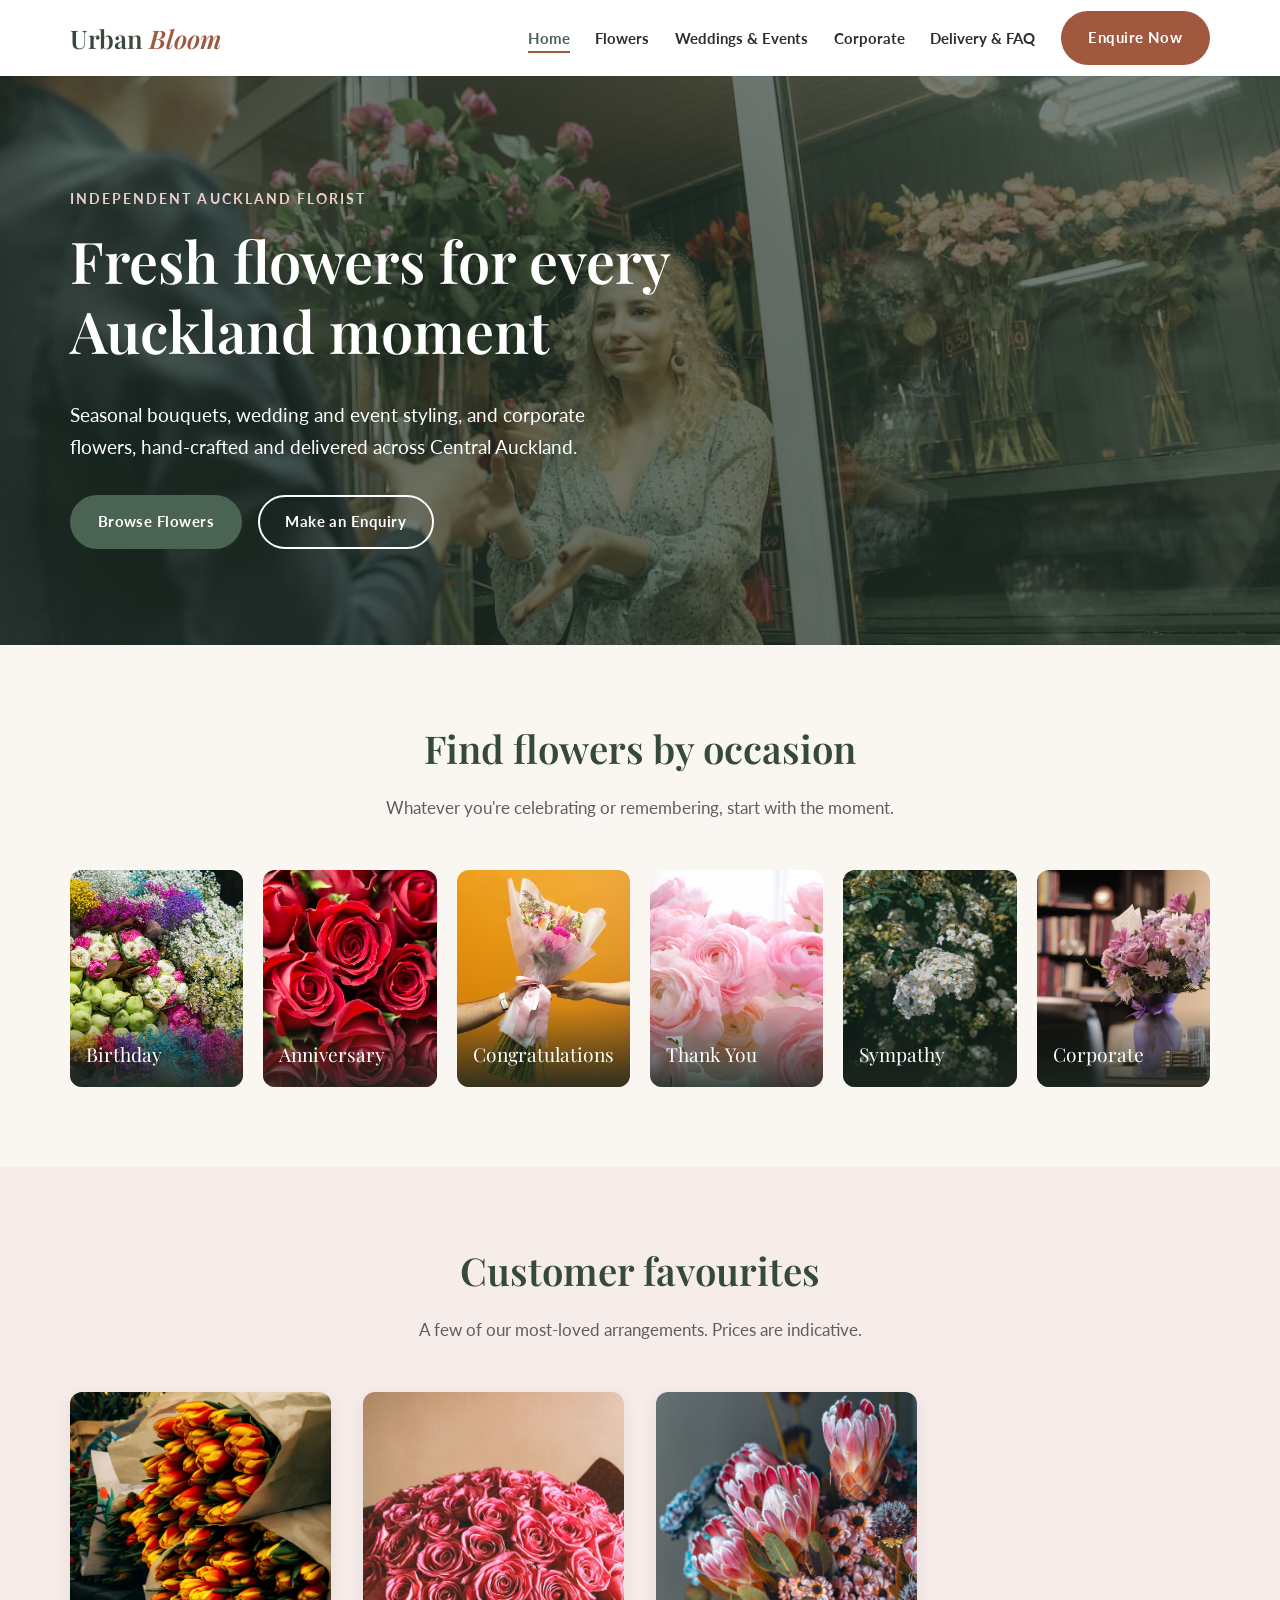
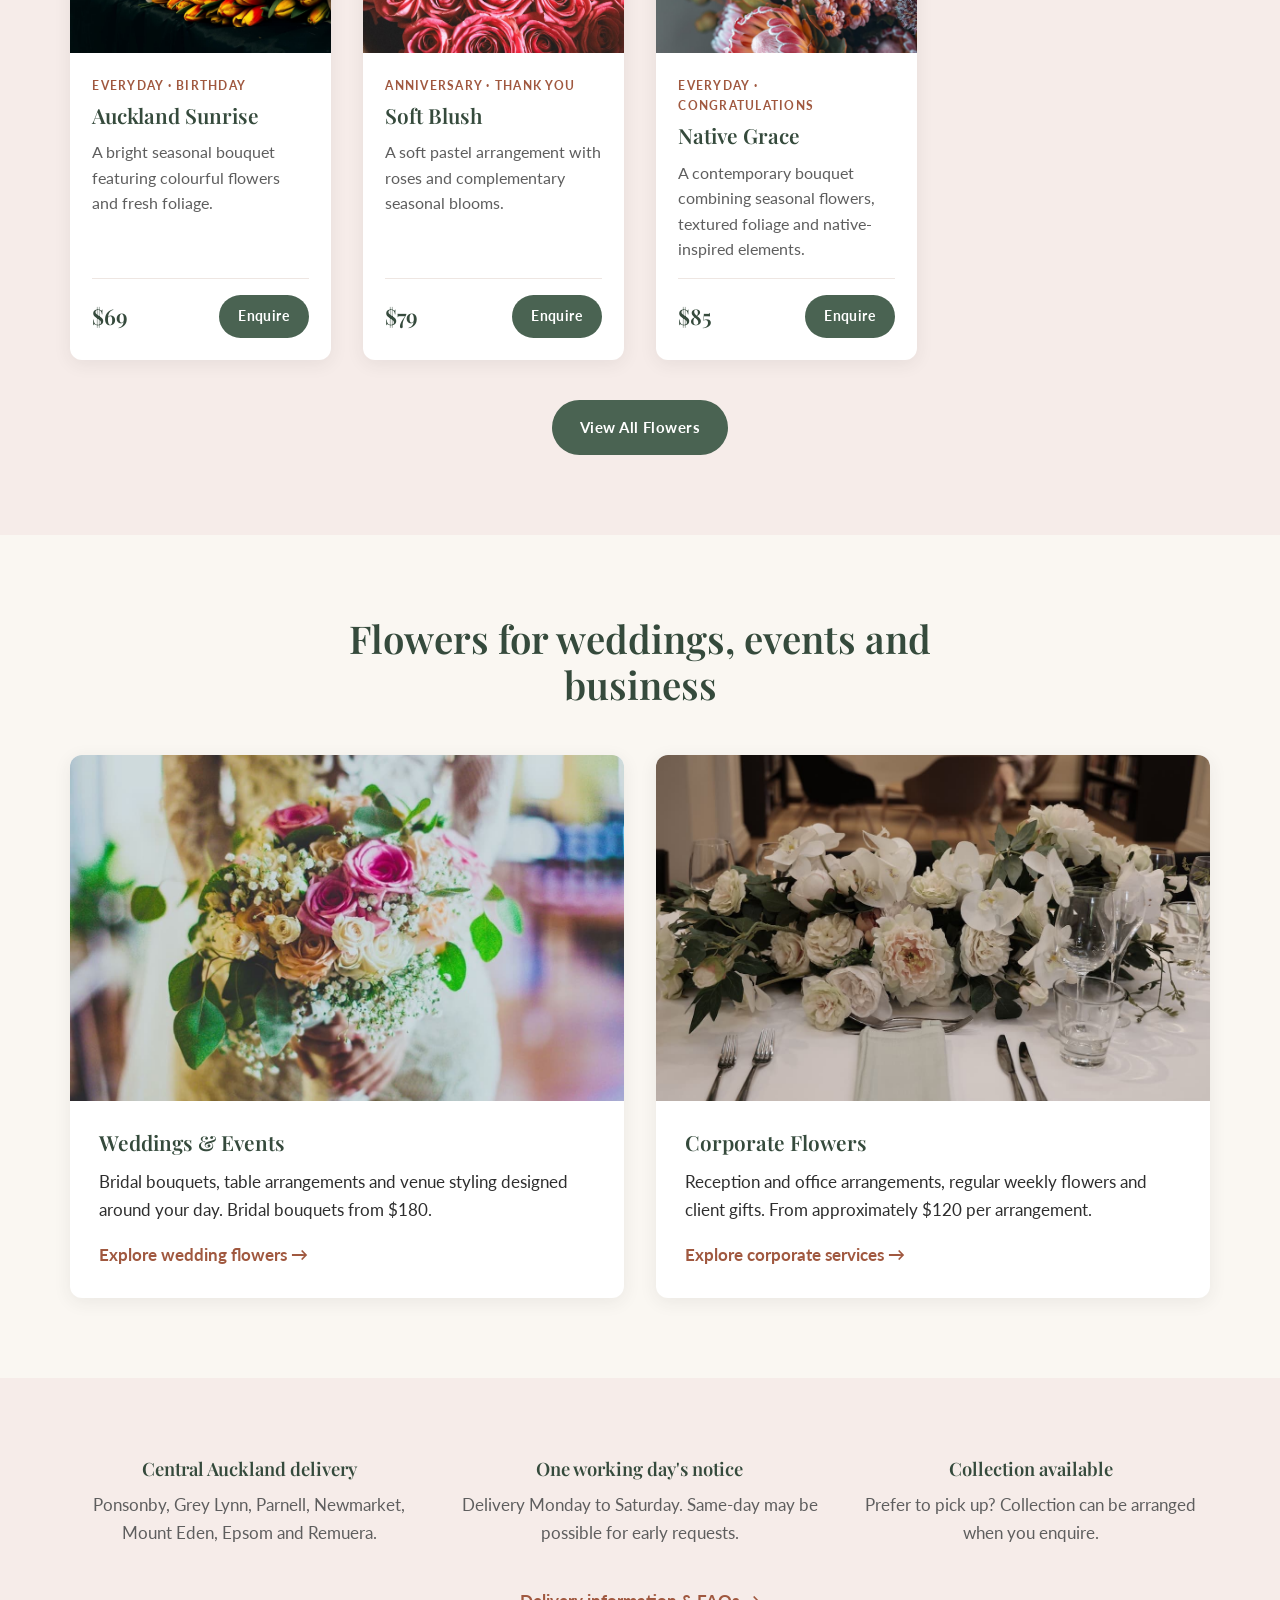
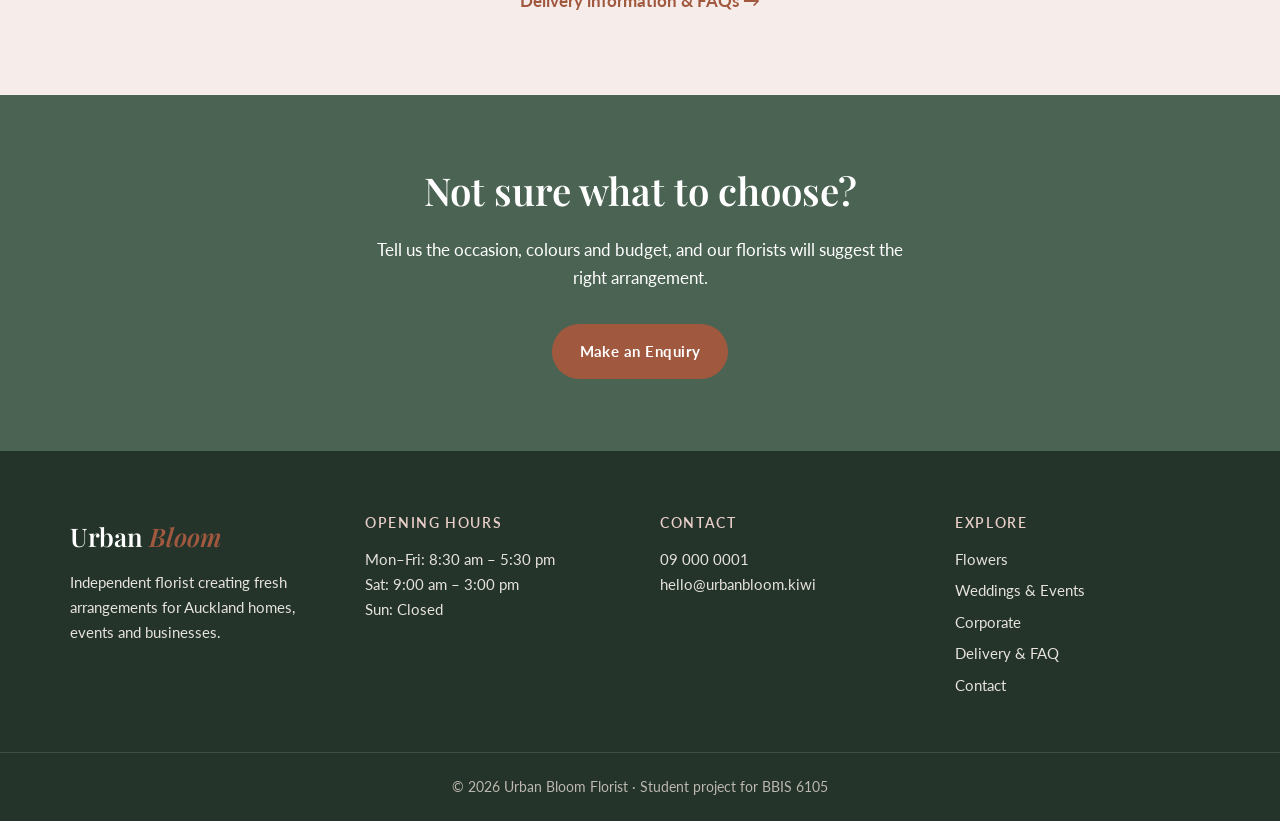
<file: index.html>
<!DOCTYPE html>
<html lang="en">
<head>
  <meta charset="UTF-8">
  <meta name="viewport" content="width=device-width, initial-scale=1.0">
  <meta name="description" content="Urban Bloom Florist - fresh bouquets, wedding, event and corporate flowers delivered across Central Auckland.">
  <title>Urban Bloom Florist | Fresh Flowers in Auckland</title>
  <link rel="preconnect" href="https://fonts.googleapis.com">
  <link rel="preconnect" href="https://fonts.gstatic.com" crossorigin>
  <link href="https://fonts.googleapis.com/css2?family=Lato:wght@400;700&family=Playfair+Display:wght@500;600&display=swap" rel="stylesheet">
  <link rel="stylesheet" href="css/style.css">
</head>
<body>

  <a href="#main" class="skip-link">Skip to main content</a>

  <!-- ===== HEADER & NAVIGATION ===== -->
  <header class="site-header">
    <div class="container header-inner">
      <a href="index.html" class="logo">Urban <span>Bloom</span></a>

      <button class="nav-toggle" aria-label="Open menu" aria-expanded="false" aria-controls="main-nav">
        <span></span><span></span><span></span>
      </button>

      <nav id="main-nav" class="main-nav" aria-label="Main navigation">
        <ul>
          <li><a href="index.html" aria-current="page">Home</a></li>
          <li><a href="flowers.html">Flowers</a></li>
          <li><a href="weddings.html">Weddings &amp; Events</a></li>
          <li><a href="corporate.html">Corporate</a></li>
          <li><a href="delivery.html">Delivery &amp; FAQ</a></li>
          <li><a href="contact.html" class="btn btn-accent">Enquire Now</a></li>
        </ul>
      </nav>
    </div>
  </header>

  <main id="main">

    <!-- ===== HERO ===== -->
    <section class="hero">
      <div class="container hero-content">
        <p class="eyebrow">Independent Auckland florist</p>
        <h1>Fresh flowers for every Auckland moment</h1>
        <p class="hero-text">Seasonal bouquets, wedding and event styling, and corporate flowers, hand-crafted and delivered across Central Auckland.</p>
        <div class="hero-buttons">
          <a href="flowers.html" class="btn btn-primary">Browse Flowers</a>
          <a href="contact.html" class="btn btn-outline-light">Make an Enquiry</a>
        </div>
      </div>
    </section>

    <!-- ===== SHOP BY OCCASION ===== -->
    <section class="section">
      <div class="container">
        <div class="section-heading">
          <h2>Find flowers by occasion</h2>
          <p>Whatever you're celebrating or remembering, start with the moment.</p>
        </div>

        <div class="occasion-grid">
          <a href="flowers.html?occasion=birthday" class="occasion-card">
            <img src="images/occasion-birthday.jpg" alt="Bright mixed bouquet for a birthday" width="400" height="300" loading="lazy">
            <span>Birthday</span>
          </a>
          <a href="flowers.html?occasion=anniversary" class="occasion-card">
            <img src="images/occasion-anniversary.jpg" alt="Red and pink roses for an anniversary" width="400" height="300" loading="lazy">
            <span>Anniversary</span>
          </a>
          <a href="flowers.html?occasion=congratulations" class="occasion-card">
            <img src="images/occasion-congratulations.jpg" alt="Colourful congratulations bouquet" width="400" height="300" loading="lazy">
            <span>Congratulations</span>
          </a>
          <a href="flowers.html?occasion=thank-you" class="occasion-card">
            <img src="images/occasion-thank-you.jpg" alt="Soft pastel thank-you arrangement" width="400" height="300" loading="lazy">
            <span>Thank You</span>
          </a>
          <a href="flowers.html?occasion=sympathy" class="occasion-card">
            <img src="images/occasion-sympathy.jpg" alt="White sympathy flowers with green foliage" width="400" height="300" loading="lazy">
            <span>Sympathy</span>
          </a>
          <a href="flowers.html?occasion=corporate" class="occasion-card">
            <img src="images/occasion-corporate.jpg" alt="Modern floral arrangement in an office reception" width="400" height="300" loading="lazy">
            <span>Corporate</span>
          </a>
        </div>
      </div>
    </section>

    <!-- ===== FEATURED PRODUCTS ===== -->
    <section class="section section-tinted">
      <div class="container">
        <div class="section-heading">
          <h2>Customer favourites</h2>
          <p>A few of our most-loved arrangements. Prices are indicative.</p>
        </div>

        <div class="product-grid">
          <article class="product-card">
            <img src="images/auckland-sunrise.jpg" alt="Auckland Sunrise bouquet of bright seasonal flowers" width="600" height="600" loading="lazy">
            <div class="product-body">
              <p class="product-tag">Everyday · Birthday</p>
              <h3>Auckland Sunrise</h3>
              <p>A bright seasonal bouquet featuring colourful flowers and fresh foliage.</p>
              <div class="product-footer">
                <span class="price">$69</span>
                <a href="contact.html" class="btn btn-small">Enquire</a>
              </div>
            </div>
          </article>

          <article class="product-card">
            <img src="images/soft-blush.jpg" alt="Soft Blush pastel arrangement with pink roses" width="600" height="600" loading="lazy">
            <div class="product-body">
              <p class="product-tag">Anniversary · Thank You</p>
              <h3>Soft Blush</h3>
              <p>A soft pastel arrangement with roses and complementary seasonal blooms.</p>
              <div class="product-footer">
                <span class="price">$79</span>
                <a href="contact.html" class="btn btn-small">Enquire</a>
              </div>
            </div>
          </article>

          <article class="product-card">
            <img src="images/native-grace.jpg" alt="Native Grace bouquet with textured foliage and native-inspired flowers" width="600" height="600" loading="lazy">
            <div class="product-body">
              <p class="product-tag">Everyday · Congratulations</p>
              <h3>Native Grace</h3>
              <p>A contemporary bouquet combining seasonal flowers, textured foliage and native-inspired elements.</p>
              <div class="product-footer">
                <span class="price">$85</span>
                <a href="contact.html" class="btn btn-small">Enquire</a>
              </div>
            </div>
          </article>
        </div>

        <div class="center">
          <a href="flowers.html" class="btn btn-primary">View All Flowers</a>
        </div>
      </div>
    </section>

    <!-- ===== SERVICES ===== -->
    <section class="section">
      <div class="container">
        <div class="section-heading">
          <h2>Flowers for weddings, events and business</h2>
        </div>

        <div class="service-grid">
          <article class="service-card">
            <img src="images/weddings.jpg" alt="Bridal bouquet of white and blush flowers" width="800" height="600" loading="lazy">
            <div class="service-body">
              <h3>Weddings &amp; Events</h3>
              <p>Bridal bouquets, table arrangements and venue styling designed around your day. Bridal bouquets from $180.</p>
              <a href="weddings.html" class="text-link">Explore wedding flowers →</a>
            </div>
          </article>

          <article class="service-card">
            <img src="images/corporate.jpg" alt="Contemporary flower arrangement on a reception desk" width="800" height="600" loading="lazy">
            <div class="service-body">
              <h3>Corporate Flowers</h3>
              <p>Reception and office arrangements, regular weekly flowers and client gifts. From approximately $120 per arrangement.</p>
              <a href="corporate.html" class="text-link">Explore corporate services →</a>
            </div>
          </article>
        </div>
      </div>
    </section>

    <!-- ===== DELIVERY HIGHLIGHTS ===== -->
    <section class="section section-tinted">
      <div class="container">
        <ul class="feature-list">
          <li>
            <h3>Central Auckland delivery</h3>
            <p>Ponsonby, Grey Lynn, Parnell, Newmarket, Mount Eden, Epsom and Remuera.</p>
          </li>
          <li>
            <h3>One working day's notice</h3>
            <p>Delivery Monday to Saturday. Same-day may be possible for early requests.</p>
          </li>
          <li>
            <h3>Collection available</h3>
            <p>Prefer to pick up? Collection can be arranged when you enquire.</p>
          </li>
        </ul>
        <div class="center">
          <a href="delivery.html" class="text-link">Delivery information &amp; FAQs →</a>
        </div>
      </div>
    </section>

    <!-- ===== CALL TO ACTION ===== -->
    <section class="cta-banner">
      <div class="container">
        <h2>Not sure what to choose?</h2>
        <p>Tell us the occasion, colours and budget, and our florists will suggest the right arrangement.</p>
        <a href="contact.html" class="btn btn-accent">Make an Enquiry</a>
      </div>
    </section>

  </main>

  <!-- ===== FOOTER ===== -->
  <footer class="site-footer">
    <div class="container footer-grid">
      <div>
        <p class="logo logo-footer">Urban <span>Bloom</span></p>
        <p>Independent florist creating fresh arrangements for Auckland homes, events and businesses.</p>
      </div>
      <div>
        <h2>Opening hours</h2>
        <p>Mon–Fri: 8:30 am – 5:30 pm<br>Sat: 9:00 am – 3:00 pm<br>Sun: Closed</p>
      </div>
      <div>
        <h2>Contact</h2>
        <p><a href="tel:090000001">09 000 0001</a><br><a href="mailto:hello@urbanbloom.kiwi">hello@urbanbloom.kiwi</a></p>
      </div>
      <div>
        <h2>Explore</h2>
        <ul class="footer-links">
          <li><a href="flowers.html">Flowers</a></li>
          <li><a href="weddings.html">Weddings &amp; Events</a></li>
          <li><a href="corporate.html">Corporate</a></li>
          <li><a href="delivery.html">Delivery &amp; FAQ</a></li>
          <li><a href="contact.html">Contact</a></li>
        </ul>
      </div>
    </div>
    <p class="footer-bottom">© 2026 Urban Bloom Florist · Student project for BBIS 6105</p>
  </footer>

  <script src="js/main.js"></script>
</body>
</html>
</file>
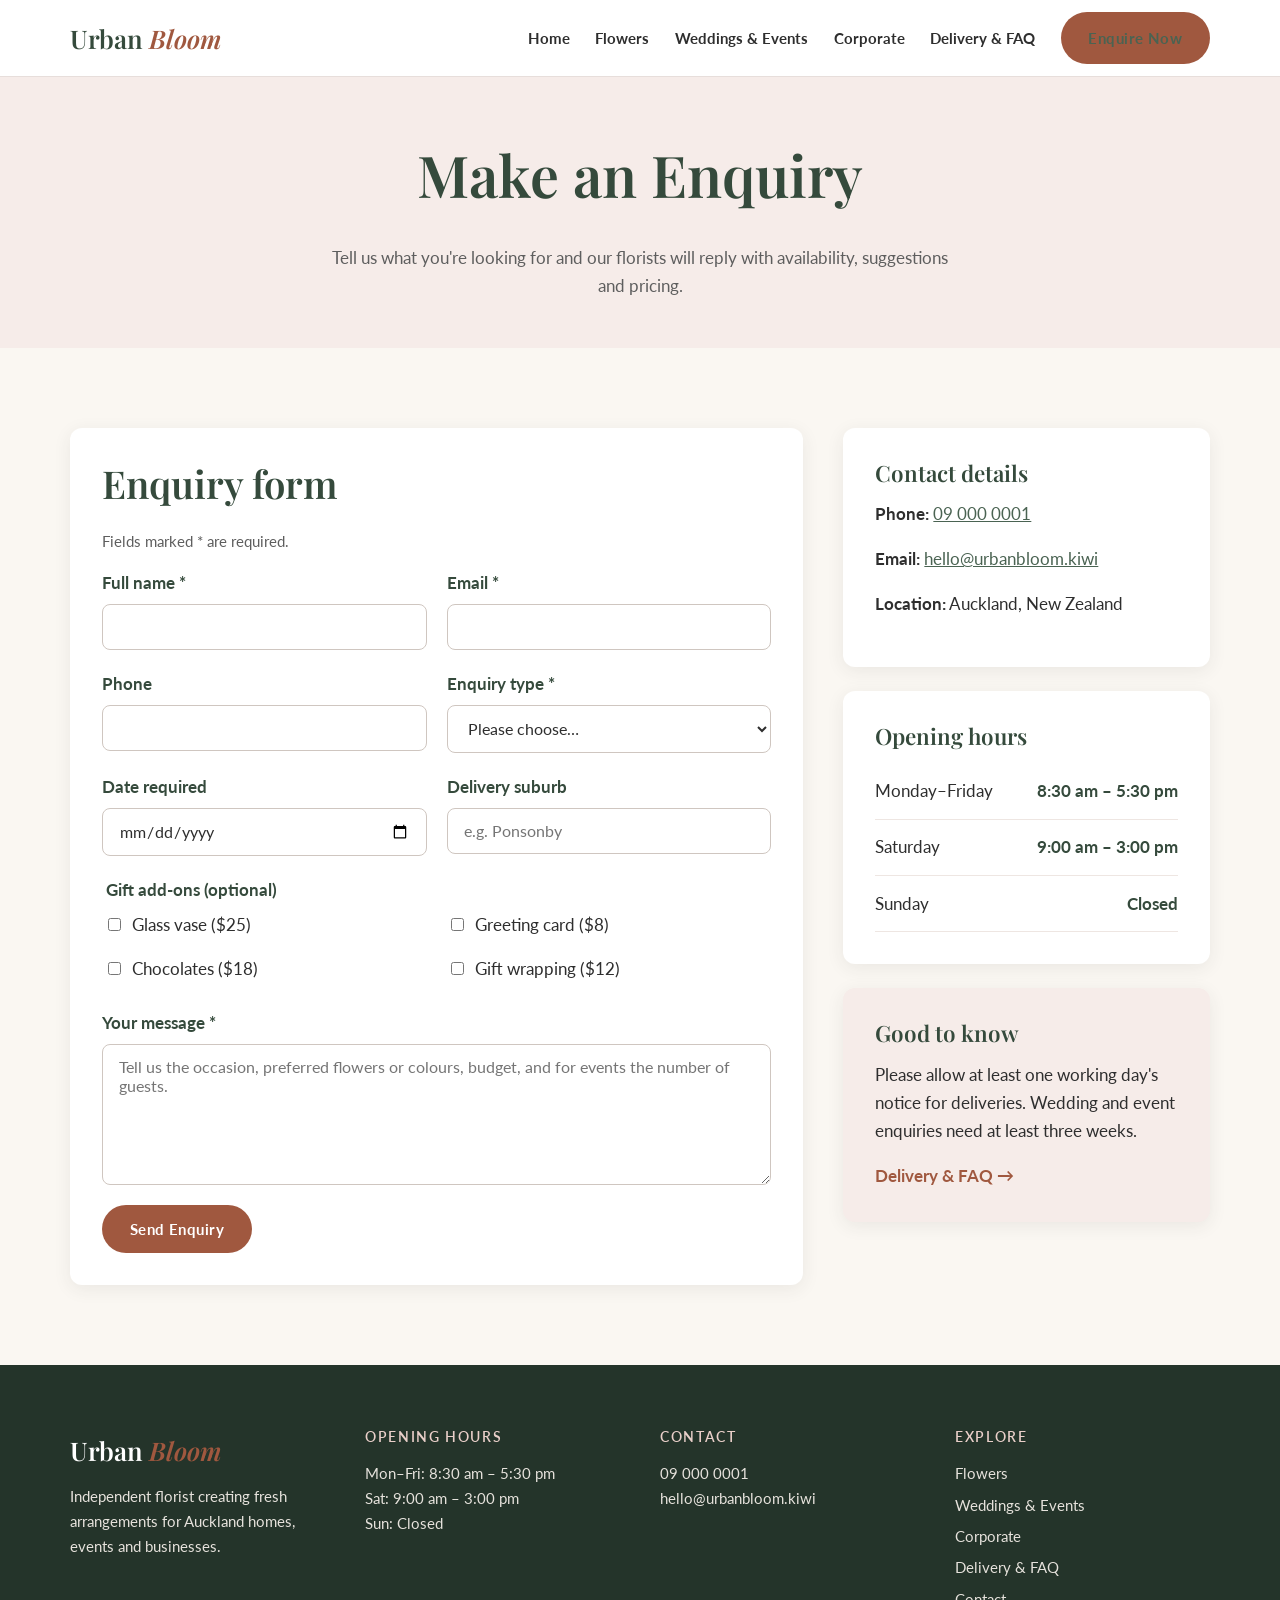
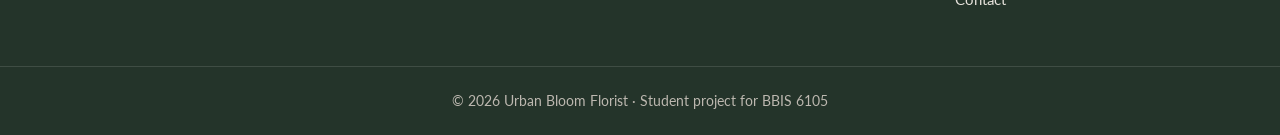
<file: contact.html>
<!DOCTYPE html>
<html lang="en">
<head>
  <meta charset="UTF-8">
  <meta name="viewport" content="width=device-width, initial-scale=1.0">
  <meta name="description" content="Contact Urban Bloom Florist or send an enquiry about flowers, weddings, events and corporate services in Auckland.">
  <title>Contact &amp; Enquiries | Urban Bloom Florist</title>
  <link rel="preconnect" href="https://fonts.googleapis.com">
  <link rel="preconnect" href="https://fonts.gstatic.com" crossorigin>
  <link href="https://fonts.googleapis.com/css2?family=Lato:wght@400;700&family=Playfair+Display:wght@500;600&display=swap" rel="stylesheet">
  <link rel="stylesheet" href="css/style.css">
</head>
<body>

  <a href="#main" class="skip-link">Skip to main content</a>

  <!-- ===== HEADER & NAVIGATION ===== -->
  <header class="site-header">
    <div class="container header-inner">
      <a href="index.html" class="logo">Urban <span>Bloom</span></a>

      <button class="nav-toggle" aria-label="Open menu" aria-expanded="false" aria-controls="main-nav">
        <span></span><span></span><span></span>
      </button>

      <nav id="main-nav" class="main-nav" aria-label="Main navigation">
        <ul>
          <li><a href="index.html">Home</a></li>
          <li><a href="flowers.html">Flowers</a></li>
          <li><a href="weddings.html">Weddings &amp; Events</a></li>
          <li><a href="corporate.html">Corporate</a></li>
          <li><a href="delivery.html">Delivery &amp; FAQ</a></li>
          <li><a href="contact.html" class="btn btn-accent" aria-current="page">Enquire Now</a></li>
        </ul>
      </nav>
    </div>
  </header>

  <main id="main">

    <!-- ===== PAGE INTRO ===== -->
    <section class="page-hero">
      <div class="container">
        <h1>Make an Enquiry</h1>
        <p>Tell us what you're looking for and our florists will reply with availability, suggestions and pricing.</p>
      </div>
    </section>

    <!-- ===== ENQUIRY FORM & CONTACT DETAILS ===== -->
    <section class="section">
      <div class="container contact-layout">

        <form class="enquiry-form info-card" action="#" method="post">
          <h2>Enquiry form</h2>
          <p class="form-note">Fields marked <span aria-hidden="true">*</span><span class="visually-hidden">with an asterisk</span> are required.</p>

          <div class="form-row">
            <div class="form-group">
              <label for="name">Full name <span aria-hidden="true">*</span></label>
              <input type="text" id="name" name="name" autocomplete="name" required>
            </div>
            <div class="form-group">
              <label for="email">Email <span aria-hidden="true">*</span></label>
              <input type="email" id="email" name="email" autocomplete="email" required>
            </div>
          </div>

          <div class="form-row">
            <div class="form-group">
              <label for="phone">Phone</label>
              <input type="tel" id="phone" name="phone" autocomplete="tel">
            </div>
            <div class="form-group">
              <label for="enquiry-type">Enquiry type <span aria-hidden="true">*</span></label>
              <select id="enquiry-type" name="enquiry-type" required>
                <option value="">Please choose…</option>
                <option value="personal">Personal flowers or gift</option>
                <option value="wedding">Wedding or private event</option>
                <option value="corporate">Corporate flowers</option>
                <option value="other">Other question</option>
              </select>
            </div>
          </div>

          <div class="form-row">
            <div class="form-group">
              <label for="date">Date required</label>
              <input type="date" id="date" name="date">
            </div>
            <div class="form-group">
              <label for="suburb">Delivery suburb</label>
              <input type="text" id="suburb" name="suburb" placeholder="e.g. Ponsonby">
            </div>
          </div>

          <fieldset class="form-group">
            <legend>Gift add-ons (optional)</legend>
            <div class="checkbox-grid">
              <label><input type="checkbox" name="addons" value="vase"> Glass vase ($25)</label>
              <label><input type="checkbox" name="addons" value="card"> Greeting card ($8)</label>
              <label><input type="checkbox" name="addons" value="chocolates"> Chocolates ($18)</label>
              <label><input type="checkbox" name="addons" value="wrapping"> Gift wrapping ($12)</label>
            </div>
          </fieldset>

          <div class="form-group">
            <label for="message">Your message <span aria-hidden="true">*</span></label>
            <textarea id="message" name="message" rows="6" placeholder="Tell us the occasion, preferred flowers or colours, budget, and for events the number of guests." required></textarea>
          </div>

          <button type="submit" class="btn btn-accent">Send Enquiry</button>
        </form>

        <aside class="contact-details">
          <div class="info-card">
            <h2>Contact details</h2>
            <p><strong>Phone:</strong> <a href="tel:090000001">09 000 0001</a></p>
            <p><strong>Email:</strong> <a href="mailto:hello@urbanbloom.kiwi">hello@urbanbloom.kiwi</a></p>
            <p><strong>Location:</strong> Auckland, New Zealand</p>
          </div>

          <div class="info-card">
            <h2>Opening hours</h2>
            <table class="price-table">
              <caption class="visually-hidden">Opening hours</caption>
              <tbody>
                <tr><th scope="row">Monday–Friday</th><td>8:30 am – 5:30 pm</td></tr>
                <tr><th scope="row">Saturday</th><td>9:00 am – 3:00 pm</td></tr>
                <tr><th scope="row">Sunday</th><td>Closed</td></tr>
              </tbody>
            </table>
          </div>

          <div class="info-card info-card-accent">
            <h2>Good to know</h2>
            <p>Please allow at least one working day's notice for deliveries. Wedding and event enquiries need at least three weeks.</p>
            <a href="delivery.html" class="text-link">Delivery &amp; FAQ →</a>
          </div>
        </aside>

      </div>
    </section>

  </main>

  <!-- ===== FOOTER ===== -->
  <footer class="site-footer">
    <div class="container footer-grid">
      <div>
        <p class="logo logo-footer">Urban <span>Bloom</span></p>
        <p>Independent florist creating fresh arrangements for Auckland homes, events and businesses.</p>
      </div>
      <div>
        <h2>Opening hours</h2>
        <p>Mon–Fri: 8:30 am – 5:30 pm<br>Sat: 9:00 am – 3:00 pm<br>Sun: Closed</p>
      </div>
      <div>
        <h2>Contact</h2>
        <p><a href="tel:090000001">09 000 0001</a><br><a href="mailto:hello@urbanbloom.kiwi">hello@urbanbloom.kiwi</a></p>
      </div>
      <div>
        <h2>Explore</h2>
        <ul class="footer-links">
          <li><a href="flowers.html">Flowers</a></li>
          <li><a href="weddings.html">Weddings &amp; Events</a></li>
          <li><a href="corporate.html">Corporate</a></li>
          <li><a href="delivery.html">Delivery &amp; FAQ</a></li>
          <li><a href="contact.html">Contact</a></li>
        </ul>
      </div>
    </div>
    <p class="footer-bottom">© 2026 Urban Bloom Florist · Student project for BBIS 6105</p>
  </footer>

  <script src="js/main.js"></script>
</body>
</html>
</file>
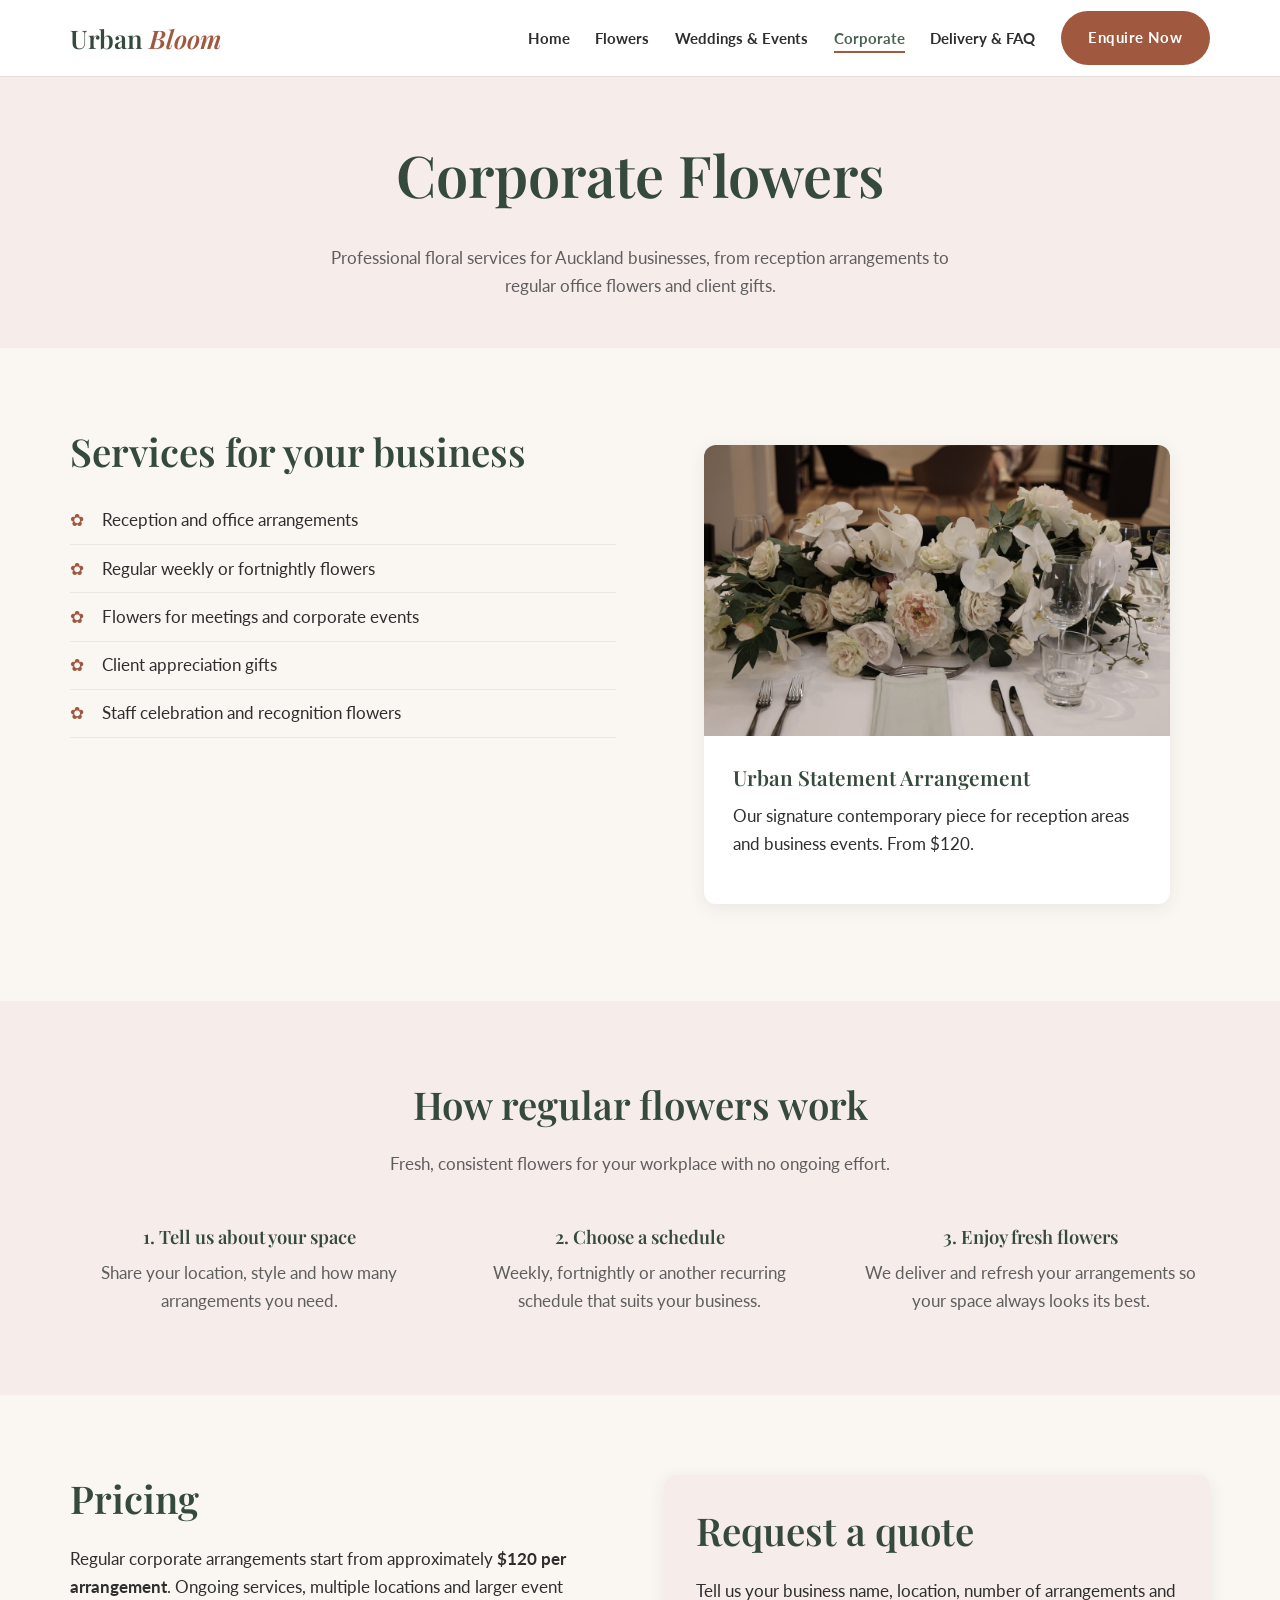
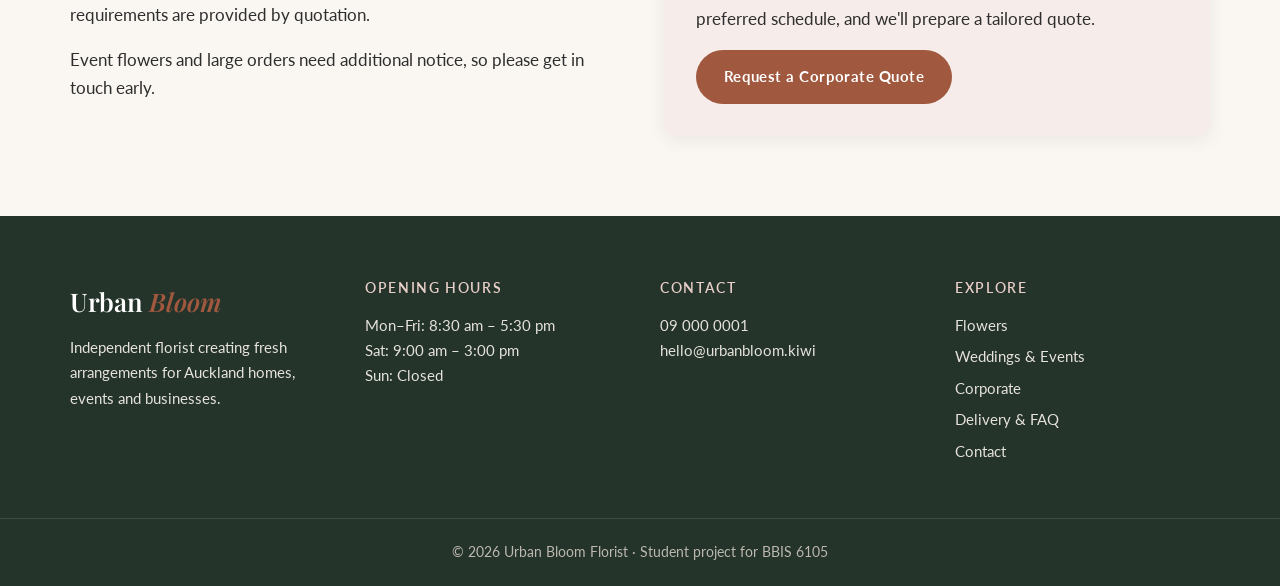
<file: corporate.html>
<!DOCTYPE html>
<html lang="en">
<head>
  <meta charset="UTF-8">
  <meta name="viewport" content="width=device-width, initial-scale=1.0">
  <meta name="description" content="Corporate floral services by Urban Bloom Florist - reception, office, regular weekly flowers and client gifts across Auckland.">
  <title>Corporate Flowers | Urban Bloom Florist</title>
  <link rel="preconnect" href="https://fonts.googleapis.com">
  <link rel="preconnect" href="https://fonts.gstatic.com" crossorigin>
  <link href="https://fonts.googleapis.com/css2?family=Lato:wght@400;700&family=Playfair+Display:wght@500;600&display=swap" rel="stylesheet">
  <link rel="stylesheet" href="css/style.css">
</head>
<body>

  <a href="#main" class="skip-link">Skip to main content</a>

  <!-- ===== HEADER & NAVIGATION ===== -->
  <header class="site-header">
    <div class="container header-inner">
      <a href="index.html" class="logo">Urban <span>Bloom</span></a>

      <button class="nav-toggle" aria-label="Open menu" aria-expanded="false" aria-controls="main-nav">
        <span></span><span></span><span></span>
      </button>

      <nav id="main-nav" class="main-nav" aria-label="Main navigation">
        <ul>
          <li><a href="index.html">Home</a></li>
          <li><a href="flowers.html">Flowers</a></li>
          <li><a href="weddings.html">Weddings &amp; Events</a></li>
          <li><a href="corporate.html" aria-current="page">Corporate</a></li>
          <li><a href="delivery.html">Delivery &amp; FAQ</a></li>
          <li><a href="contact.html" class="btn btn-accent">Enquire Now</a></li>
        </ul>
      </nav>
    </div>
  </header>

  <main id="main">

    <!-- ===== PAGE INTRO ===== -->
    <section class="page-hero">
      <div class="container">
        <h1>Corporate Flowers</h1>
        <p>Professional floral services for Auckland businesses, from reception arrangements to regular office flowers and client gifts.</p>
      </div>
    </section>

    <!-- ===== SERVICES ===== -->
    <section class="section">
      <div class="container split">
        <div>
          <h2>Services for your business</h2>
          <ul class="check-list">
            <li>Reception and office arrangements</li>
            <li>Regular weekly or fortnightly flowers</li>
            <li>Flowers for meetings and corporate events</li>
            <li>Client appreciation gifts</li>
            <li>Staff celebration and recognition flowers</li>
          </ul>
        </div>

        <figure class="service-card">
          <img src="images/corporate.jpg" alt="Contemporary flower arrangement on a reception desk" width="800" height="600" loading="lazy">
          <figcaption class="service-body">
            <h3>Urban Statement Arrangement</h3>
            <p>Our signature contemporary piece for reception areas and business events. From $120.</p>
          </figcaption>
        </figure>
      </div>
    </section>

    <!-- ===== HOW REGULAR SERVICE WORKS ===== -->
    <section class="section section-tinted">
      <div class="container">
        <div class="section-heading">
          <h2>How regular flowers work</h2>
          <p>Fresh, consistent flowers for your workplace with no ongoing effort.</p>
        </div>

        <ol class="feature-list">
          <li>
            <h3>1. Tell us about your space</h3>
            <p>Share your location, style and how many arrangements you need.</p>
          </li>
          <li>
            <h3>2. Choose a schedule</h3>
            <p>Weekly, fortnightly or another recurring schedule that suits your business.</p>
          </li>
          <li>
            <h3>3. Enjoy fresh flowers</h3>
            <p>We deliver and refresh your arrangements so your space always looks its best.</p>
          </li>
        </ol>
      </div>
    </section>

    <!-- ===== PRICING ===== -->
    <section class="section">
      <div class="container split">
        <div>
          <h2>Pricing</h2>
          <p>Regular corporate arrangements start from approximately <strong>$120 per arrangement</strong>. Ongoing services, multiple locations and larger event requirements are provided by quotation.</p>
          <p>Event flowers and large orders need additional notice, so please get in touch early.</p>
        </div>

        <div class="info-card info-card-accent">
          <h2>Request a quote</h2>
          <p>Tell us your business name, location, number of arrangements and preferred schedule, and we'll prepare a tailored quote.</p>
          <a href="contact.html" class="btn btn-accent">Request a Corporate Quote</a>
        </div>
      </div>
    </section>

  </main>

  <!-- ===== FOOTER ===== -->
  <footer class="site-footer">
    <div class="container footer-grid">
      <div>
        <p class="logo logo-footer">Urban <span>Bloom</span></p>
        <p>Independent florist creating fresh arrangements for Auckland homes, events and businesses.</p>
      </div>
      <div>
        <h2>Opening hours</h2>
        <p>Mon–Fri: 8:30 am – 5:30 pm<br>Sat: 9:00 am – 3:00 pm<br>Sun: Closed</p>
      </div>
      <div>
        <h2>Contact</h2>
        <p><a href="tel:090000001">09 000 0001</a><br><a href="mailto:hello@urbanbloom.kiwi">hello@urbanbloom.kiwi</a></p>
      </div>
      <div>
        <h2>Explore</h2>
        <ul class="footer-links">
          <li><a href="flowers.html">Flowers</a></li>
          <li><a href="weddings.html">Weddings &amp; Events</a></li>
          <li><a href="corporate.html">Corporate</a></li>
          <li><a href="delivery.html">Delivery &amp; FAQ</a></li>
          <li><a href="contact.html">Contact</a></li>
        </ul>
      </div>
    </div>
    <p class="footer-bottom">© 2026 Urban Bloom Florist · Student project for BBIS 6105</p>
  </footer>

  <script src="js/main.js"></script>
</body>
</html>
</file>
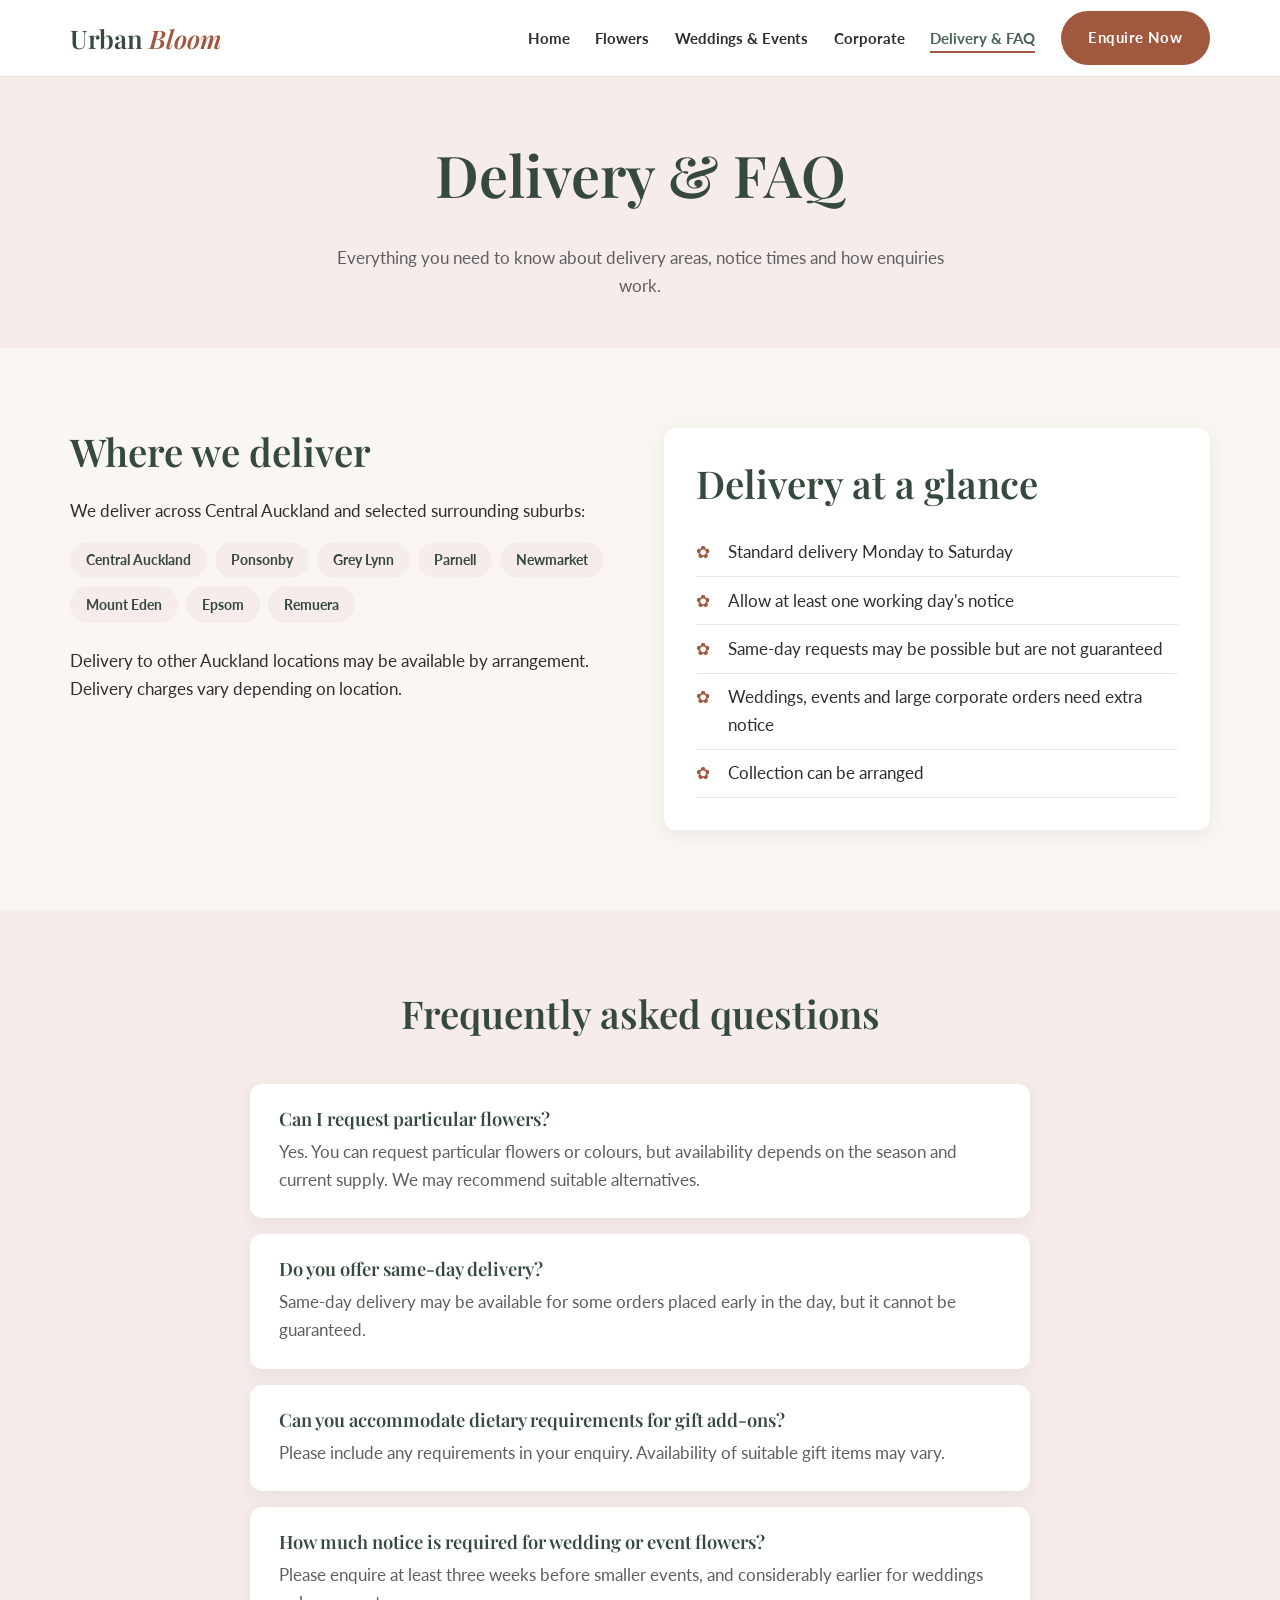
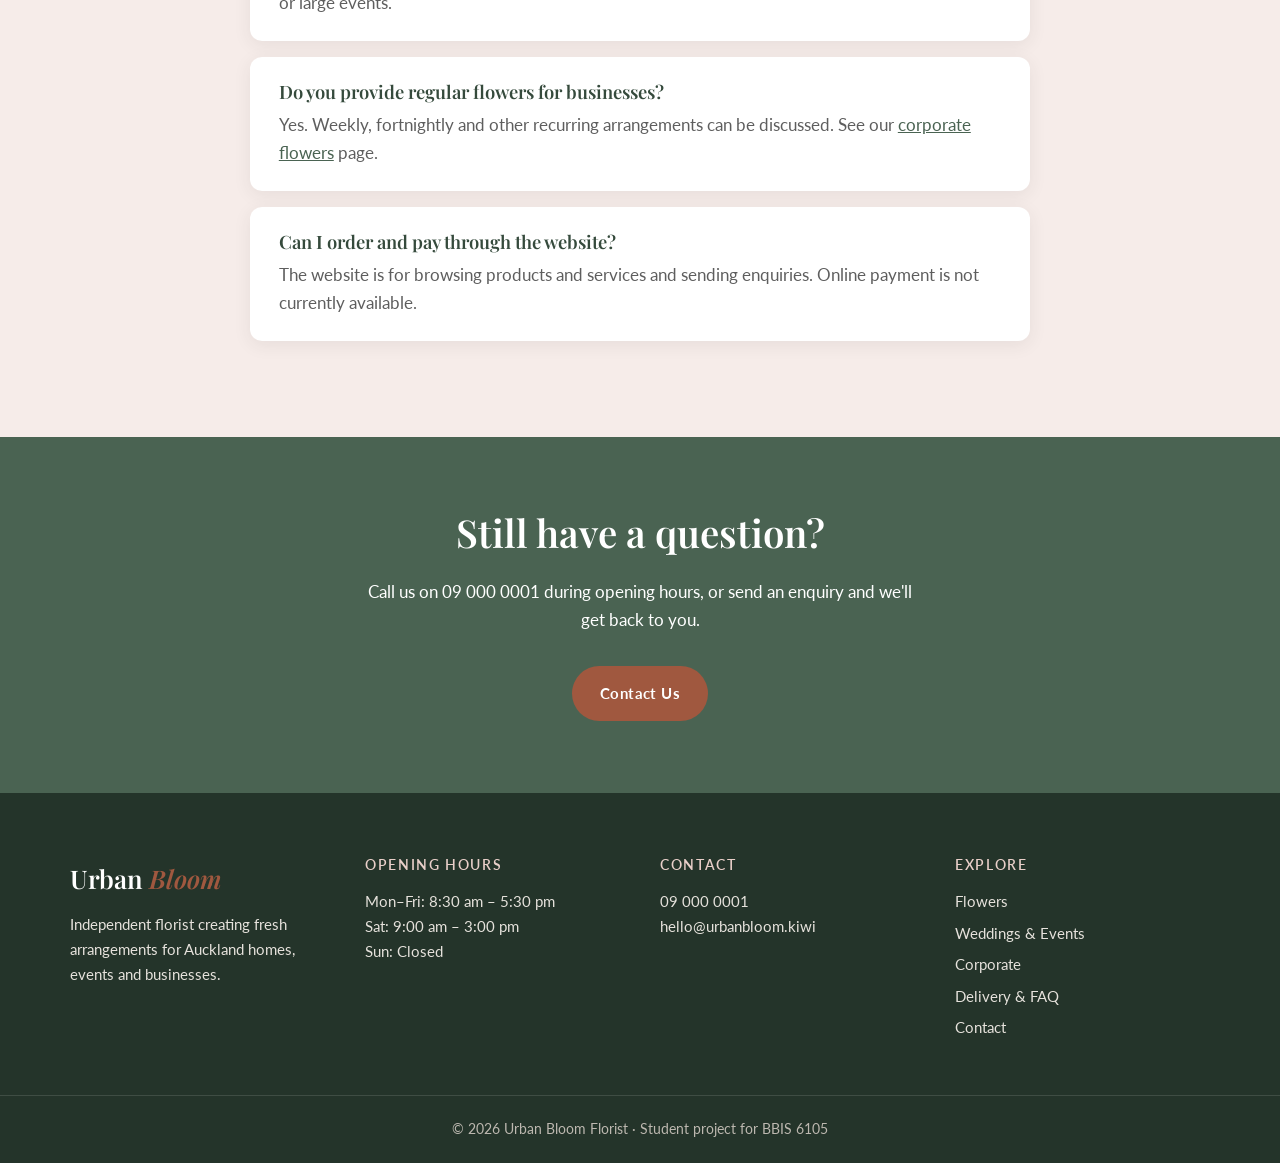
<file: delivery.html>
<!DOCTYPE html>
<html lang="en">
<head>
  <meta charset="UTF-8">
  <meta name="viewport" content="width=device-width, initial-scale=1.0">
  <meta name="description" content="Urban Bloom Florist delivery areas, notice times, collection options and frequently asked questions.">
  <title>Delivery &amp; FAQ | Urban Bloom Florist</title>
  <link rel="preconnect" href="https://fonts.googleapis.com">
  <link rel="preconnect" href="https://fonts.gstatic.com" crossorigin>
  <link href="https://fonts.googleapis.com/css2?family=Lato:wght@400;700&family=Playfair+Display:wght@500;600&display=swap" rel="stylesheet">
  <link rel="stylesheet" href="css/style.css">
</head>
<body>

  <a href="#main" class="skip-link">Skip to main content</a>

  <!-- ===== HEADER & NAVIGATION ===== -->
  <header class="site-header">
    <div class="container header-inner">
      <a href="index.html" class="logo">Urban <span>Bloom</span></a>

      <button class="nav-toggle" aria-label="Open menu" aria-expanded="false" aria-controls="main-nav">
        <span></span><span></span><span></span>
      </button>

      <nav id="main-nav" class="main-nav" aria-label="Main navigation">
        <ul>
          <li><a href="index.html">Home</a></li>
          <li><a href="flowers.html">Flowers</a></li>
          <li><a href="weddings.html">Weddings &amp; Events</a></li>
          <li><a href="corporate.html">Corporate</a></li>
          <li><a href="delivery.html" aria-current="page">Delivery &amp; FAQ</a></li>
          <li><a href="contact.html" class="btn btn-accent">Enquire Now</a></li>
        </ul>
      </nav>
    </div>
  </header>

  <main id="main">

    <!-- ===== PAGE INTRO ===== -->
    <section class="page-hero">
      <div class="container">
        <h1>Delivery &amp; FAQ</h1>
        <p>Everything you need to know about delivery areas, notice times and how enquiries work.</p>
      </div>
    </section>

    <!-- ===== DELIVERY AREAS ===== -->
    <section class="section">
      <div class="container split">
        <div>
          <h2>Where we deliver</h2>
          <p>We deliver across Central Auckland and selected surrounding suburbs:</p>
          <ul class="area-list">
            <li>Central Auckland</li>
            <li>Ponsonby</li>
            <li>Grey Lynn</li>
            <li>Parnell</li>
            <li>Newmarket</li>
            <li>Mount Eden</li>
            <li>Epsom</li>
            <li>Remuera</li>
          </ul>
          <p>Delivery to other Auckland locations may be available by arrangement. Delivery charges vary depending on location.</p>
        </div>

        <div class="info-card">
          <h2>Delivery at a glance</h2>
          <ul class="check-list">
            <li>Standard delivery Monday to Saturday</li>
            <li>Allow at least one working day's notice</li>
            <li>Same-day requests may be possible but are not guaranteed</li>
            <li>Weddings, events and large corporate orders need extra notice</li>
            <li>Collection can be arranged</li>
          </ul>
        </div>
      </div>
    </section>

    <!-- ===== FAQ ===== -->
    <section class="section section-tinted">
      <div class="container faq-container">
        <div class="section-heading">
          <h2>Frequently asked questions</h2>
        </div>

        <div class="faq-list">
          <div class="faq-item">
            <h3>Can I request particular flowers?</h3>
            <p>Yes. You can request particular flowers or colours, but availability depends on the season and current supply. We may recommend suitable alternatives.</p>
          </div>
          <div class="faq-item">
            <h3>Do you offer same-day delivery?</h3>
            <p>Same-day delivery may be available for some orders placed early in the day, but it cannot be guaranteed.</p>
          </div>
          <div class="faq-item">
            <h3>Can you accommodate dietary requirements for gift add-ons?</h3>
            <p>Please include any requirements in your enquiry. Availability of suitable gift items may vary.</p>
          </div>
          <div class="faq-item">
            <h3>How much notice is required for wedding or event flowers?</h3>
            <p>Please enquire at least three weeks before smaller events, and considerably earlier for weddings or large events.</p>
          </div>
          <div class="faq-item">
            <h3>Do you provide regular flowers for businesses?</h3>
            <p>Yes. Weekly, fortnightly and other recurring arrangements can be discussed. See our <a href="corporate.html">corporate flowers</a> page.</p>
          </div>
          <div class="faq-item">
            <h3>Can I order and pay through the website?</h3>
            <p>The website is for browsing products and services and sending enquiries. Online payment is not currently available.</p>
          </div>
        </div>
      </div>
    </section>

    <!-- ===== CALL TO ACTION ===== -->
    <section class="cta-banner">
      <div class="container">
        <h2>Still have a question?</h2>
        <p>Call us on 09 000 0001 during opening hours, or send an enquiry and we'll get back to you.</p>
        <a href="contact.html" class="btn btn-accent">Contact Us</a>
      </div>
    </section>

  </main>

  <!-- ===== FOOTER ===== -->
  <footer class="site-footer">
    <div class="container footer-grid">
      <div>
        <p class="logo logo-footer">Urban <span>Bloom</span></p>
        <p>Independent florist creating fresh arrangements for Auckland homes, events and businesses.</p>
      </div>
      <div>
        <h2>Opening hours</h2>
        <p>Mon–Fri: 8:30 am – 5:30 pm<br>Sat: 9:00 am – 3:00 pm<br>Sun: Closed</p>
      </div>
      <div>
        <h2>Contact</h2>
        <p><a href="tel:090000001">09 000 0001</a><br><a href="mailto:hello@urbanbloom.kiwi">hello@urbanbloom.kiwi</a></p>
      </div>
      <div>
        <h2>Explore</h2>
        <ul class="footer-links">
          <li><a href="flowers.html">Flowers</a></li>
          <li><a href="weddings.html">Weddings &amp; Events</a></li>
          <li><a href="corporate.html">Corporate</a></li>
          <li><a href="delivery.html">Delivery &amp; FAQ</a></li>
          <li><a href="contact.html">Contact</a></li>
        </ul>
      </div>
    </div>
    <p class="footer-bottom">© 2026 Urban Bloom Florist · Student project for BBIS 6105</p>
  </footer>

  <script src="js/main.js"></script>
</body>
</html>
</file>
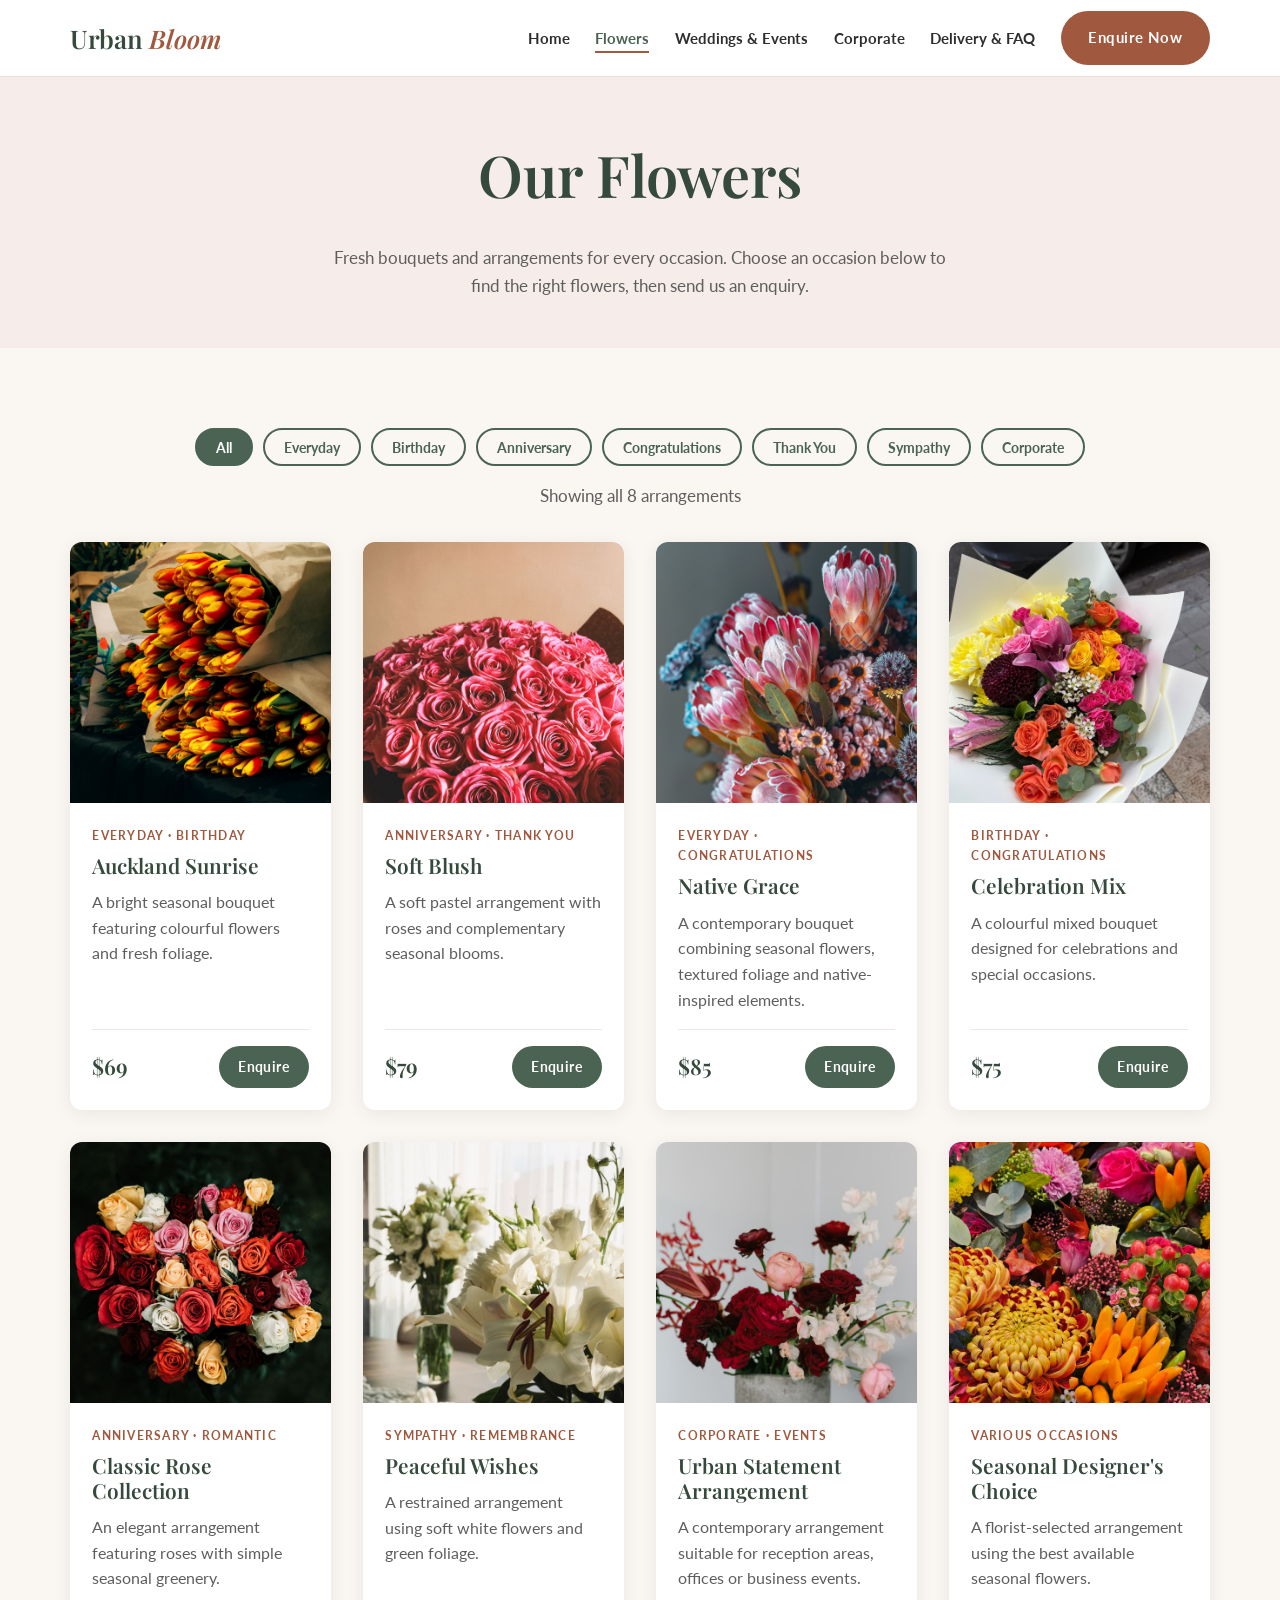
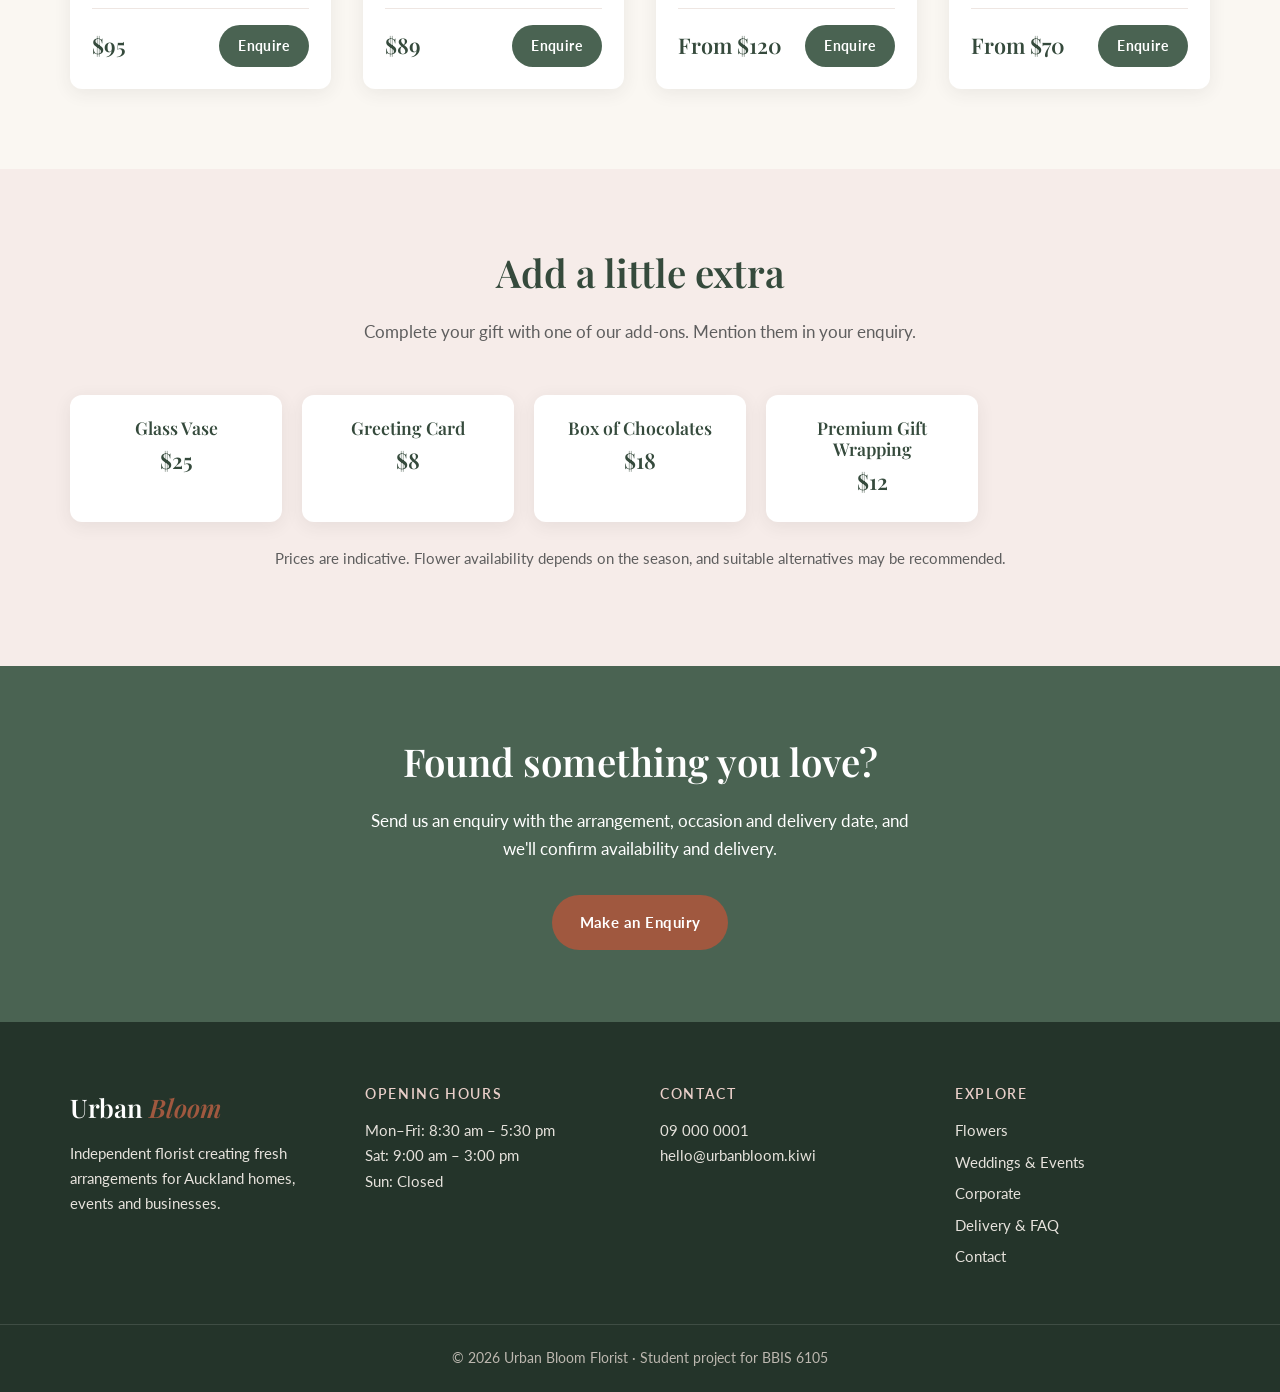
<file: flowers.html>
<!DOCTYPE html>
<html lang="en">
<head>
  <meta charset="UTF-8">
  <meta name="viewport" content="width=device-width, initial-scale=1.0">
  <meta name="description" content="Browse Urban Bloom bouquets and arrangements for birthdays, anniversaries, sympathy, corporate and everyday occasions.">
  <title>Flowers | Urban Bloom Florist</title>
  <link rel="preconnect" href="https://fonts.googleapis.com">
  <link rel="preconnect" href="https://fonts.gstatic.com" crossorigin>
  <link href="https://fonts.googleapis.com/css2?family=Lato:wght@400;700&family=Playfair+Display:wght@500;600&display=swap" rel="stylesheet">
  <link rel="stylesheet" href="css/style.css">
</head>
<body>

  <a href="#main" class="skip-link">Skip to main content</a>

  <!-- ===== HEADER & NAVIGATION ===== -->
  <header class="site-header">
    <div class="container header-inner">
      <a href="index.html" class="logo">Urban <span>Bloom</span></a>

      <button class="nav-toggle" aria-label="Open menu" aria-expanded="false" aria-controls="main-nav">
        <span></span><span></span><span></span>
      </button>

      <nav id="main-nav" class="main-nav" aria-label="Main navigation">
        <ul>
          <li><a href="index.html">Home</a></li>
          <li><a href="flowers.html" aria-current="page">Flowers</a></li>
          <li><a href="weddings.html">Weddings &amp; Events</a></li>
          <li><a href="corporate.html">Corporate</a></li>
          <li><a href="delivery.html">Delivery &amp; FAQ</a></li>
          <li><a href="contact.html" class="btn btn-accent">Enquire Now</a></li>
        </ul>
      </nav>
    </div>
  </header>

  <main id="main">

    <!-- ===== PAGE INTRO ===== -->
    <section class="page-hero">
      <div class="container">
        <h1>Our Flowers</h1>
        <p>Fresh bouquets and arrangements for every occasion. Choose an occasion below to find the right flowers, then send us an enquiry.</p>
      </div>
    </section>

    <!-- ===== PRODUCTS WITH OCCASION FILTER ===== -->
    <section class="section">
      <div class="container">

        <div class="filter-bar" role="group" aria-label="Filter flowers by occasion">
          <button type="button" class="filter-btn is-active" data-filter="all" aria-pressed="true">All</button>
          <button type="button" class="filter-btn" data-filter="everyday" aria-pressed="false">Everyday</button>
          <button type="button" class="filter-btn" data-filter="birthday" aria-pressed="false">Birthday</button>
          <button type="button" class="filter-btn" data-filter="anniversary" aria-pressed="false">Anniversary</button>
          <button type="button" class="filter-btn" data-filter="congratulations" aria-pressed="false">Congratulations</button>
          <button type="button" class="filter-btn" data-filter="thank-you" aria-pressed="false">Thank You</button>
          <button type="button" class="filter-btn" data-filter="sympathy" aria-pressed="false">Sympathy</button>
          <button type="button" class="filter-btn" data-filter="corporate" aria-pressed="false">Corporate</button>
        </div>

        <p class="filter-status" aria-live="polite"></p>

        <div class="product-grid">

          <article class="product-card" data-occasion="everyday birthday">
            <img src="images/auckland-sunrise.jpg" alt="Auckland Sunrise bouquet of bright seasonal flowers" width="600" height="600" loading="lazy">
            <div class="product-body">
              <p class="product-tag">Everyday · Birthday</p>
              <h2 class="product-name">Auckland Sunrise</h2>
              <p>A bright seasonal bouquet featuring colourful flowers and fresh foliage.</p>
              <div class="product-footer">
                <span class="price">$69</span>
                <a href="contact.html" class="btn btn-small">Enquire</a>
              </div>
            </div>
          </article>

          <article class="product-card" data-occasion="anniversary thank-you">
            <img src="images/soft-blush.jpg" alt="Soft Blush pastel arrangement with pink roses" width="600" height="600" loading="lazy">
            <div class="product-body">
              <p class="product-tag">Anniversary · Thank You</p>
              <h2 class="product-name">Soft Blush</h2>
              <p>A soft pastel arrangement with roses and complementary seasonal blooms.</p>
              <div class="product-footer">
                <span class="price">$79</span>
                <a href="contact.html" class="btn btn-small">Enquire</a>
              </div>
            </div>
          </article>

          <article class="product-card" data-occasion="everyday congratulations">
            <img src="images/native-grace.jpg" alt="Native Grace bouquet with textured foliage and native-inspired flowers" width="600" height="600" loading="lazy">
            <div class="product-body">
              <p class="product-tag">Everyday · Congratulations</p>
              <h2 class="product-name">Native Grace</h2>
              <p>A contemporary bouquet combining seasonal flowers, textured foliage and native-inspired elements.</p>
              <div class="product-footer">
                <span class="price">$85</span>
                <a href="contact.html" class="btn btn-small">Enquire</a>
              </div>
            </div>
          </article>

          <article class="product-card" data-occasion="birthday congratulations">
            <img src="images/celebration-mix.jpg" alt="Celebration Mix colourful bouquet" width="600" height="600" loading="lazy">
            <div class="product-body">
              <p class="product-tag">Birthday · Congratulations</p>
              <h2 class="product-name">Celebration Mix</h2>
              <p>A colourful mixed bouquet designed for celebrations and special occasions.</p>
              <div class="product-footer">
                <span class="price">$75</span>
                <a href="contact.html" class="btn btn-small">Enquire</a>
              </div>
            </div>
          </article>

          <article class="product-card" data-occasion="anniversary">
            <img src="images/classic-rose.jpg" alt="Classic Rose Collection of red roses with greenery" width="600" height="600" loading="lazy">
            <div class="product-body">
              <p class="product-tag">Anniversary · Romantic</p>
              <h2 class="product-name">Classic Rose Collection</h2>
              <p>An elegant arrangement featuring roses with simple seasonal greenery.</p>
              <div class="product-footer">
                <span class="price">$95</span>
                <a href="contact.html" class="btn btn-small">Enquire</a>
              </div>
            </div>
          </article>

          <article class="product-card" data-occasion="sympathy">
            <img src="images/peaceful-wishes.jpg" alt="Peaceful Wishes arrangement of soft white flowers and green foliage" width="600" height="600" loading="lazy">
            <div class="product-body">
              <p class="product-tag">Sympathy · Remembrance</p>
              <h2 class="product-name">Peaceful Wishes</h2>
              <p>A restrained arrangement using soft white flowers and green foliage.</p>
              <div class="product-footer">
                <span class="price">$89</span>
                <a href="contact.html" class="btn btn-small">Enquire</a>
              </div>
            </div>
          </article>

          <article class="product-card" data-occasion="corporate">
            <img src="images/urban-statement.jpg" alt="Urban Statement Arrangement in a modern reception area" width="600" height="600" loading="lazy">
            <div class="product-body">
              <p class="product-tag">Corporate · Events</p>
              <h2 class="product-name">Urban Statement Arrangement</h2>
              <p>A contemporary arrangement suitable for reception areas, offices or business events.</p>
              <div class="product-footer">
                <span class="price">From $120</span>
                <a href="contact.html" class="btn btn-small">Enquire</a>
              </div>
            </div>
          </article>

          <article class="product-card" data-occasion="everyday birthday anniversary congratulations thank-you">
            <img src="images/designers-choice.jpg" alt="Seasonal Designer's Choice florist-selected arrangement" width="600" height="600" loading="lazy">
            <div class="product-body">
              <p class="product-tag">Various occasions</p>
              <h2 class="product-name">Seasonal Designer's Choice</h2>
              <p>A florist-selected arrangement using the best available seasonal flowers.</p>
              <div class="product-footer">
                <span class="price">From $70</span>
                <a href="contact.html" class="btn btn-small">Enquire</a>
              </div>
            </div>
          </article>

        </div>
      </div>
    </section>

    <!-- ===== GIFT ADD-ONS ===== -->
    <section class="section section-tinted">
      <div class="container">
        <div class="section-heading">
          <h2>Add a little extra</h2>
          <p>Complete your gift with one of our add-ons. Mention them in your enquiry.</p>
        </div>

        <ul class="addon-grid">
          <li class="addon-card">
            <h3>Glass Vase</h3>
            <span class="price">$25</span>
          </li>
          <li class="addon-card">
            <h3>Greeting Card</h3>
            <span class="price">$8</span>
          </li>
          <li class="addon-card">
            <h3>Box of Chocolates</h3>
            <span class="price">$18</span>
          </li>
          <li class="addon-card">
            <h3>Premium Gift Wrapping</h3>
            <span class="price">$12</span>
          </li>
        </ul>
        <p class="note">Prices are indicative. Flower availability depends on the season, and suitable alternatives may be recommended.</p>
      </div>
    </section>

    <!-- ===== CALL TO ACTION ===== -->
    <section class="cta-banner">
      <div class="container">
        <h2>Found something you love?</h2>
        <p>Send us an enquiry with the arrangement, occasion and delivery date, and we'll confirm availability and delivery.</p>
        <a href="contact.html" class="btn btn-accent">Make an Enquiry</a>
      </div>
    </section>

  </main>

  <!-- ===== FOOTER ===== -->
  <footer class="site-footer">
    <div class="container footer-grid">
      <div>
        <p class="logo logo-footer">Urban <span>Bloom</span></p>
        <p>Independent florist creating fresh arrangements for Auckland homes, events and businesses.</p>
      </div>
      <div>
        <h2>Opening hours</h2>
        <p>Mon–Fri: 8:30 am – 5:30 pm<br>Sat: 9:00 am – 3:00 pm<br>Sun: Closed</p>
      </div>
      <div>
        <h2>Contact</h2>
        <p><a href="tel:090000001">09 000 0001</a><br><a href="mailto:hello@urbanbloom.kiwi">hello@urbanbloom.kiwi</a></p>
      </div>
      <div>
        <h2>Explore</h2>
        <ul class="footer-links">
          <li><a href="flowers.html">Flowers</a></li>
          <li><a href="weddings.html">Weddings &amp; Events</a></li>
          <li><a href="corporate.html">Corporate</a></li>
          <li><a href="delivery.html">Delivery &amp; FAQ</a></li>
          <li><a href="contact.html">Contact</a></li>
        </ul>
      </div>
    </div>
    <p class="footer-bottom">© 2026 Urban Bloom Florist · Student project for BBIS 6105</p>
  </footer>

  <script src="js/main.js"></script>
</body>
</html>
</file>
<file: css/style.css>
/* =========================================
   Urban Bloom Florist - Main Stylesheet
   ========================================= */

/* ----- Design tokens (colours, fonts) ----- */
:root {
  --sage: #4A6352;
  --sage-dark: #354A3C;
  --forest: #24342A;
  --blush: #E9CFC9;
  --blush-light: #F6ECE9;
  --cream: #FAF7F2;
  --terracotta: #A0583F;
  --terracotta-dark: #864631;
  --text: #2E2E2E;
  --text-muted: #5E5E5E;
  --white: #FFFFFF;
  --font-heading: 'Playfair Display', Georgia, serif;
  --font-body: 'Lato', Arial, sans-serif;
  --radius: 12px;
  --shadow: 0 4px 18px rgba(46, 46, 46, 0.08);
  --max-width: 1180px;
}

/* ----- Base ----- */
*, *::before, *::after { box-sizing: border-box; }

body {
  margin: 0;
  font-family: var(--font-body);
  font-size: 1.0625rem;
  line-height: 1.65;
  color: var(--text);
  background: var(--cream);
}

img { max-width: 100%; height: auto; display: block; }

h1, h2, h3 {
  font-family: var(--font-heading);
  font-weight: 600;
  line-height: 1.2;
  margin: 0 0 0.6em;
  color: var(--sage-dark);
}
h1 { font-size: clamp(2.2rem, 5vw, 3.6rem); }
h2 { font-size: clamp(1.7rem, 3.5vw, 2.4rem); }
h3 { font-size: 1.3rem; }

p { margin: 0 0 1em; }
a { color: var(--sage); }

a:focus-visible,
button:focus-visible,
input:focus-visible,
select:focus-visible,
textarea:focus-visible {
  outline: 3px solid var(--terracotta);
  outline-offset: 3px;
}

.container {
  width: 100%;
  max-width: var(--max-width);
  margin: 0 auto;
  padding: 0 1.25rem;
}

.skip-link {
  position: absolute;
  left: 1rem;
  top: -100px;
  background: var(--sage-dark);
  color: var(--white);
  padding: 0.6rem 1rem;
  border-radius: 6px;
  z-index: 200;
}
.skip-link:focus { top: 1rem; }

.center { text-align: center; margin-top: 2.5rem; }

/* ----- Buttons ----- */
.btn {
  display: inline-block;
  padding: 0.8rem 1.6rem;
  border-radius: 50px;
  border: 2px solid transparent;
  font-family: var(--font-body);
  font-weight: 700;
  font-size: 0.95rem;
  letter-spacing: 0.03em;
  text-decoration: none;
  cursor: pointer;
  transition: background-color 0.2s, color 0.2s, transform 0.2s;
}
.btn:hover { transform: translateY(-2px); }

.btn-primary { background: var(--sage); color: var(--white); }
.btn-primary:hover { background: var(--sage-dark); }

.btn-accent { background: var(--terracotta); color: var(--white); }
.btn-accent:hover { background: var(--terracotta-dark); }

.btn-outline-light { border-color: var(--white); color: var(--white); }
.btn-outline-light:hover { background: var(--white); color: var(--sage-dark); }

.btn-small {
  padding: 0.5rem 1.1rem;
  font-size: 0.85rem;
  background: var(--sage);
  color: var(--white);
}
.btn-small:hover { background: var(--sage-dark); }

.text-link {
  font-weight: 700;
  color: var(--terracotta);
  text-decoration: none;
}
.text-link:hover { text-decoration: underline; }

/* ----- Header & navigation ----- */
.site-header {
  position: sticky;
  top: 0;
  z-index: 100;
  background: var(--white);
  box-shadow: 0 1px 0 rgba(0, 0, 0, 0.06);
}

.header-inner {
  display: flex;
  align-items: center;
  justify-content: space-between;
  min-height: 76px;
}

.logo {
  font-family: var(--font-heading);
  font-size: 1.6rem;
  font-weight: 600;
  color: var(--sage-dark);
  text-decoration: none;
  margin: 0;
}
.logo span { color: var(--terracotta); font-style: italic; }

.main-nav ul {
  list-style: none;
  margin: 0;
  padding: 0;
  display: flex;
  align-items: center;
  gap: 1.6rem;
}

.main-nav a {
  color: var(--text);
  font-weight: 700;
  font-size: 0.95rem;
  text-decoration: none;
}
.main-nav a:hover { color: var(--sage); }
.main-nav a[aria-current="page"] {
  color: var(--sage);
  border-bottom: 2px solid var(--terracotta);
  padding-bottom: 4px;
}
.main-nav .btn { color: var(--white); }

.nav-toggle { display: none; }

/* ----- Hero ----- */
.hero {
  background:
    linear-gradient(rgba(36, 52, 42, 0.62), rgba(36, 52, 42, 0.62)),
    url('../images/hero.jpg') center / cover no-repeat var(--sage-dark);
  color: var(--white);
  padding: 7rem 0 6rem;
}
.hero h1 { color: var(--white); max-width: 700px; }

.hero-text {
  font-size: 1.2rem;
  max-width: 560px;
  margin-bottom: 2rem;
}

.eyebrow {
  text-transform: uppercase;
  letter-spacing: 0.15em;
  font-size: 0.85rem;
  font-weight: 700;
  color: var(--blush);
  margin-bottom: 1rem;
}

.hero-buttons { display: flex; flex-wrap: wrap; gap: 1rem; }

/* ----- Sections ----- */
.section { padding: 5rem 0; }
.section-tinted { background: var(--blush-light); }

.section-heading {
  text-align: center;
  max-width: 640px;
  margin: 0 auto 3rem;
}
.section-heading p { color: var(--text-muted); }

/* ----- Occasion cards ----- */
.occasion-grid {
  display: grid;
  grid-template-columns: repeat(auto-fill, minmax(170px, 1fr));
  gap: 1.25rem;
}

.occasion-card {
  position: relative;
  display: block;
  aspect-ratio: 4 / 5;
  border-radius: var(--radius);
  overflow: hidden;
  background: var(--blush);
  text-decoration: none;
}
.occasion-card img {
  width: 100%;
  height: 100%;
  object-fit: cover;
  transition: transform 0.4s;
}
.occasion-card span {
  position: absolute;
  left: 0;
  right: 0;
  bottom: 0;
  padding: 2rem 1rem 1rem;
  font-family: var(--font-heading);
  font-size: 1.2rem;
  color: var(--white);
  background: linear-gradient(transparent, rgba(30, 40, 33, 0.85));
}
.occasion-card:hover img { transform: scale(1.06); }

/* ----- Product cards ----- */
.product-grid {
  display: grid;
  grid-template-columns: repeat(auto-fill, minmax(260px, 1fr));
  gap: 2rem;
}

.product-card {
  display: flex;
  flex-direction: column;
  background: var(--white);
  border-radius: var(--radius);
  overflow: hidden;
  box-shadow: var(--shadow);
  transition: transform 0.25s, box-shadow 0.25s;
}
.product-card:hover {
  transform: translateY(-4px);
  box-shadow: 0 10px 28px rgba(46, 46, 46, 0.12);
}
.product-card img {
  width: 100%;
  aspect-ratio: 1 / 1;
  object-fit: cover;
  background: var(--blush);
}

.product-body {
  display: flex;
  flex-direction: column;
  flex-grow: 1;
  padding: 1.4rem;
}
.product-body p { color: var(--text-muted); font-size: 0.97rem; }

.product-body .product-tag {
  font-size: 0.78rem;
  font-weight: 700;
  text-transform: uppercase;
  letter-spacing: 0.1em;
  color: var(--terracotta);
  margin-bottom: 0.4rem;
}

.product-footer {
  display: flex;
  justify-content: space-between;
  align-items: center;
  margin-top: auto;
  padding-top: 1rem;
  border-top: 1px solid #EEE6E2;
}

.price {
  font-family: var(--font-heading);
  font-size: 1.35rem;
  font-weight: 600;
  color: var(--sage-dark);
}

/* ----- Service cards ----- */
.service-grid {
  display: grid;
  grid-template-columns: repeat(auto-fit, minmax(300px, 1fr));
  gap: 2rem;
}

.service-card {
  background: var(--white);
  border-radius: var(--radius);
  overflow: hidden;
  box-shadow: var(--shadow);
}
.service-card img {
  width: 100%;
  aspect-ratio: 16 / 10;
  object-fit: cover;
  background: var(--blush);
}
.service-body { padding: 1.8rem; }

/* ----- Feature list ----- */
.feature-list {
  list-style: none;
  margin: 0;
  padding: 0;
  display: grid;
  grid-template-columns: repeat(auto-fit, minmax(240px, 1fr));
  gap: 2rem;
  text-align: center;
}
.feature-list h3 { font-size: 1.15rem; }
.feature-list p { color: var(--text-muted); margin: 0; }

/* ----- Call to action banner ----- */
.cta-banner {
  background: var(--sage);
  color: var(--white);
  text-align: center;
  padding: 4.5rem 0;
}
.cta-banner h2 { color: var(--white); }
.cta-banner p { max-width: 560px; margin: 0 auto 2rem; }

/* ----- Footer ----- */
.site-footer {
  background: var(--forest);
  color: #E6E2DC;
  padding: 4rem 0 0;
  font-size: 0.95rem;
}

.footer-grid {
  display: grid;
  grid-template-columns: repeat(auto-fit, minmax(200px, 1fr));
  gap: 2.5rem;
}

.site-footer h2 {
  font-family: var(--font-body);
  font-size: 0.85rem;
  text-transform: uppercase;
  letter-spacing: 0.12em;
  color: var(--blush);
  margin-bottom: 1rem;
}

.site-footer a { color: #E6E2DC; text-decoration: none; }
.site-footer a:hover { color: var(--white); text-decoration: underline; }

.logo-footer { color: var(--white); margin-bottom: 0.8rem; }

.footer-links { list-style: none; margin: 0; padding: 0; }
.footer-links li { margin-bottom: 0.4rem; }

.footer-bottom {
  text-align: center;
  margin: 3rem 0 0;
  padding: 1.4rem;
  border-top: 1px solid rgba(255, 255, 255, 0.12);
  font-size: 0.85rem;
  color: #BDB8B0;
}
/* ----- Inner page intro ----- */
.page-hero {
  background: var(--blush-light);
  padding: 4rem 0 3rem;
  text-align: center;
}
.page-hero p {
  max-width: 620px;
  margin: 0 auto;
  color: var(--text-muted);
}

/* ----- Product filter ----- */
.filter-bar {
  display: flex;
  flex-wrap: wrap;
  justify-content: center;
  gap: 0.6rem;
  margin-bottom: 2.5rem;
}

.filter-btn {
  padding: 0.55rem 1.2rem;
  border: 2px solid var(--sage);
  border-radius: 50px;
  background: transparent;
  color: var(--sage);
  font-family: var(--font-body);
  font-size: 0.9rem;
  font-weight: 700;
  cursor: pointer;
  transition: background-color 0.2s, color 0.2s;
}
.filter-btn:hover,
.filter-btn.is-active {
  background: var(--sage);
  color: var(--white);
}

.filter-status {
  min-height: 1.5em;
  margin: -1.5rem 0 2rem;
  text-align: center;
  color: var(--text-muted);
}

.product-card.is-hidden { display: none; }

.product-name { font-size: 1.3rem; }

/* ----- Gift add-ons ----- */
.addon-grid {
  list-style: none;
  margin: 0;
  padding: 0;
  display: grid;
  grid-template-columns: repeat(auto-fill, minmax(200px, 1fr));
  gap: 1.25rem;
}

.addon-card {
  background: var(--white);
  border-radius: var(--radius);
  padding: 1.4rem;
  text-align: center;
  box-shadow: var(--shadow);
}
.addon-card h3 { font-size: 1.1rem; margin-bottom: 0.3rem; }

.note {
  text-align: center;
  color: var(--text-muted);
  font-size: 0.95rem;
  margin-top: 1.5rem;
}
/* ----- Two-column split layout ----- */
.split {
  display: grid;
  grid-template-columns: repeat(auto-fit, minmax(300px, 1fr));
  gap: 3rem;
  align-items: start;
}

/* ----- Check list ----- */
.check-list { list-style: none; margin: 0; padding: 0; }
.check-list li {
  position: relative;
  padding: 0.6rem 0 0.6rem 2rem;
  border-bottom: 1px solid #EEE6E2;
}
.check-list li::before {
  content: "✿";
  position: absolute;
  left: 0;
  color: var(--terracotta);
}

/* ----- Info card ----- */
.info-card {
  background: var(--white);
  border-radius: var(--radius);
  padding: 2rem;
  box-shadow: var(--shadow);
}
.info-card-accent { background: var(--blush-light); }

/* ----- Price table ----- */
.price-table { width: 100%; border-collapse: collapse; }
.price-table th,
.price-table td {
  padding: 0.85rem 0;
  border-bottom: 1px solid #EEE6E2;
  text-align: left;
}
.price-table th { font-weight: 400; }
.price-table td {
  text-align: right;
  font-weight: 700;
  color: var(--sage-dark);
}

/* ----- Gallery ----- */
.gallery-grid {
  display: grid;
  grid-template-columns: repeat(auto-fill, minmax(240px, 1fr));
  gap: 1rem;
}
.gallery-grid img {
  width: 100%;
  aspect-ratio: 4 / 3;
  object-fit: cover;
  border-radius: var(--radius);
  background: var(--blush);
}

/* ----- Screen-reader only text ----- */
.visually-hidden {
  position: absolute;
  width: 1px;
  height: 1px;
  overflow: hidden;
  clip: rect(0 0 0 0);
  white-space: nowrap;
}
/* ----- Delivery area tags ----- */
.area-list {
  list-style: none;
  margin: 1rem 0 1.5rem;
  padding: 0;
  display: flex;
  flex-wrap: wrap;
  gap: 0.5rem;
}
.area-list li {
  background: var(--blush-light);
  color: var(--sage-dark);
  font-weight: 700;
  font-size: 0.9rem;
  padding: 0.4rem 1rem;
  border-radius: 50px;
}

/* ----- FAQ ----- */
.faq-container { max-width: 820px; }

.faq-item {
  background: var(--white);
  border-radius: var(--radius);
  padding: 1.5rem 1.8rem;
  margin-bottom: 1rem;
  box-shadow: var(--shadow);
}
.faq-item h3 { font-size: 1.15rem; margin-bottom: 0.5rem; }
.faq-item p { margin: 0; color: var(--text-muted); }
/* ----- Contact page layout ----- */
.contact-layout {
  display: grid;
  grid-template-columns: 2fr 1fr;
  gap: 2.5rem;
  align-items: start;
}

.contact-details { display: grid; gap: 1.5rem; }
.contact-details h2 { font-size: 1.4rem; }

/* ----- Enquiry form ----- */
.form-note { color: var(--text-muted); font-size: 0.95rem; }

.form-row {
  display: grid;
  grid-template-columns: 1fr 1fr;
  gap: 1.25rem;
}

.form-group {
  display: flex;
  flex-direction: column;
  margin-bottom: 1.25rem;
  border: none;
  padding: 0;
}

.form-group label,
.form-group legend {
  font-weight: 700;
  margin-bottom: 0.4rem;
  color: var(--sage-dark);
}

.form-group input,
.form-group select,
.form-group textarea {
  width: 100%;
  padding: 0.8rem 1rem;
  border: 1.5px solid #CFC6C0;
  border-radius: 8px;
  background: var(--white);
  font-family: var(--font-body);
  font-size: 1rem;
  color: var(--text);
}

.form-group input:focus,
.form-group select:focus,
.form-group textarea:focus {
  border-color: var(--sage);
}

.checkbox-grid {
  display: grid;
  grid-template-columns: 1fr 1fr;
  gap: 0.6rem 1.25rem;
}
.checkbox-grid label {
  display: flex;
  align-items: center;
  gap: 0.5rem;
  font-weight: 400;
  color: var(--text);
}
.checkbox-grid input { width: auto; accent-color: var(--sage); }

.main-nav a.btn[aria-current="page"] { border-bottom: none; padding-bottom: 0.8rem; }
/* =========================================
   Responsive design
   ========================================= */

/* ----- Tablet and smaller (900px and below) ----- */
@media (max-width: 900px) {

  /* Hamburger button */
  .nav-toggle {
    display: flex;
    flex-direction: column;
    gap: 5px;
    padding: 0.6rem;
    background: none;
    border: none;
    cursor: pointer;
  }
  .nav-toggle span {
    display: block;
    width: 26px;
    height: 2px;
    background: var(--sage-dark);
    transition: transform 0.3s, opacity 0.3s;
  }
  .nav-toggle[aria-expanded="true"] span:nth-child(1) { transform: translateY(7px) rotate(45deg); }
  .nav-toggle[aria-expanded="true"] span:nth-child(2) { opacity: 0; }
  .nav-toggle[aria-expanded="true"] span:nth-child(3) { transform: translateY(-7px) rotate(-45deg); }

  /* Dropdown mobile menu */
  .main-nav {
    display: none;
    position: absolute;
    top: 100%;
    left: 0;
    right: 0;
    background: var(--white);
    box-shadow: 0 10px 20px rgba(0, 0, 0, 0.08);
  }
  .main-nav.is-open { display: block; }

  .main-nav ul {
    flex-direction: column;
    align-items: stretch;
    gap: 0;
    padding: 0.5rem 1.25rem 1.5rem;
  }
  .main-nav li a {
    display: block;
    padding: 0.9rem 0;
    border-bottom: 1px solid #EEE6E2;
  }
  .main-nav a[aria-current="page"] {
    padding-bottom: 0.9rem;
    border-bottom: 1px solid #EEE6E2;
    color: var(--terracotta);
  }
  .main-nav .btn,
  .main-nav a.btn[aria-current="page"] {
    margin-top: 1rem;
    padding: 0.8rem;
    text-align: center;
    border-bottom: none;
    color: var(--white);
  }

  /* Contact page stacks into one column */
  .contact-layout { grid-template-columns: 1fr; }
}

/* ----- Mobile (600px and below) ----- */
@media (max-width: 600px) {
  .section { padding: 3.5rem 0; }
  .hero { padding: 4.5rem 0 4rem; }
  .page-hero { padding: 3rem 0 2rem; }

  .hero-buttons .btn { width: 100%; text-align: center; }

  .split,
  .service-grid { grid-template-columns: 1fr; gap: 2rem; }

  .occasion-grid { grid-template-columns: repeat(2, 1fr); gap: 0.75rem; }
  .occasion-card span { font-size: 1rem; padding: 1.5rem 0.75rem 0.75rem; }

  .form-row,
  .checkbox-grid { grid-template-columns: 1fr; gap: 0; }
  .checkbox-grid label { margin-bottom: 0.5rem; }

  .info-card { padding: 1.5rem; }
  .faq-item { padding: 1.25rem; }
}
</file>
